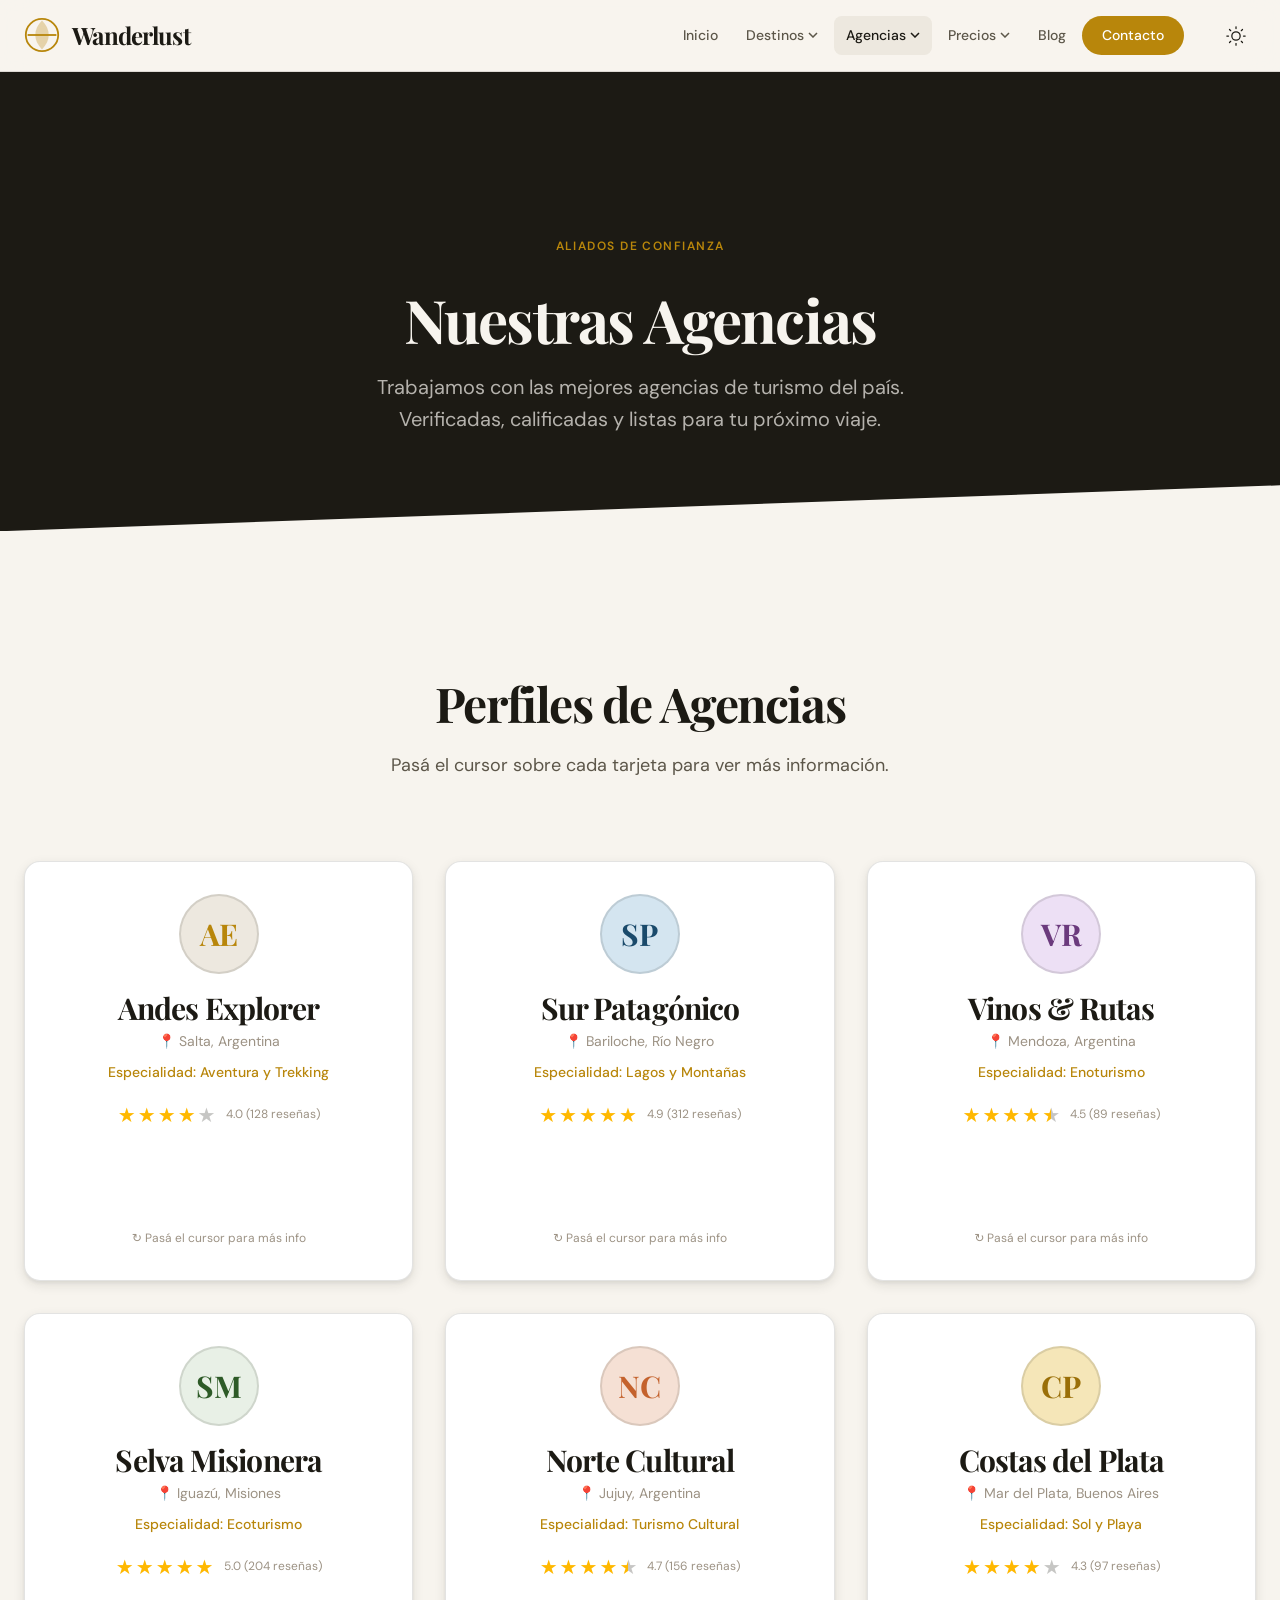
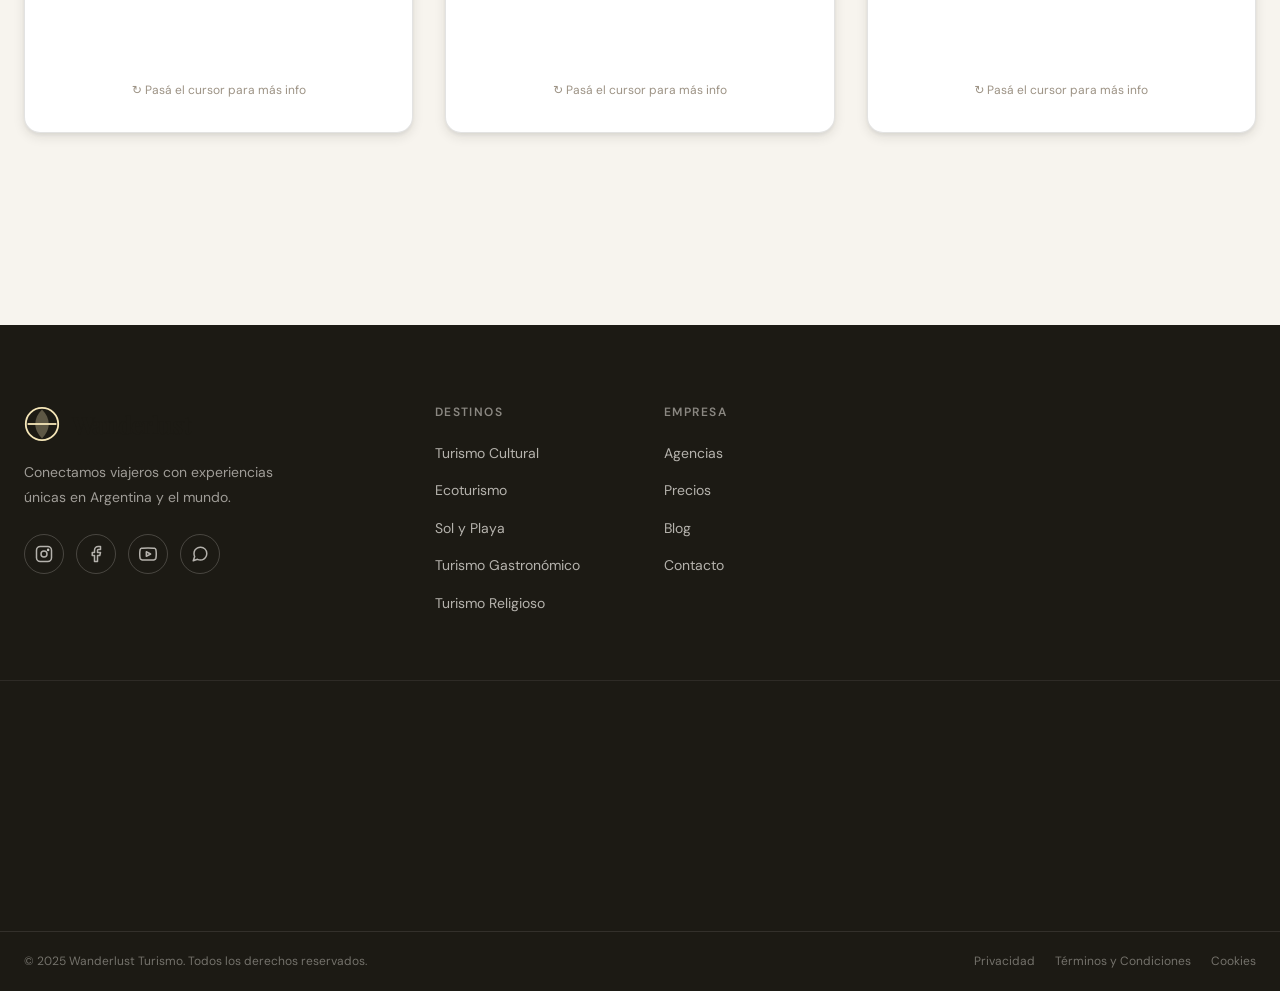
<file: agencias.html>
<!DOCTYPE html>
<html lang="es">
<head>
  <meta charset="UTF-8" />
  <meta name="viewport" content="width=device-width, initial-scale=1.0" />
  <meta name="description" content="Conocé nuestras agencias de turismo verificadas. Perfiles interactivos, ratings y servicios especializados." />
  <title>Agencias – Wanderlust Turismo</title>
  <link rel="preconnect" href="https://fonts.googleapis.com" />
  <link rel="preconnect" href="https://fonts.gstatic.com" crossorigin />
  <link href="https://fonts.googleapis.com/css2?family=Playfair+Display:ital,wght@0,400;0,700;1,400&family=DM+Sans:wght@300;400;500;600&display=swap" rel="stylesheet" />
  <link rel="stylesheet" href="css/index.css" />
  <link rel="stylesheet" href="css/agencias.css" />
</head>

<body class="page-agencias" data-theme="light">

  <header class="site-header" id="site-header">
    <div class="header-inner">
      <a href="index.html" class="logo" aria-label="Wanderlust – Inicio">
        <svg width="32" height="32" class="logo-svg" viewBox="0 0 40 40" aria-hidden="true"><circle cx="20" cy="20" r="18" fill="none" stroke="currentColor" stroke-width="2"/><path d="M20 4 C10 14, 10 26, 20 36 C30 26, 30 14, 20 4Z" fill="currentColor" opacity="0.3"/><line x1="4" y1="20" x2="36" y2="20" stroke="currentColor" stroke-width="2"/></svg>
        <span class="logo-text">Wanderlust</span>
      </a>
      <nav class="main-nav" aria-label="Navegación principal">
        <ul class="nav-list" role="list">
          <li class="nav-item"><a href="index.html" class="nav-link">Inicio</a></li>
          <li class="nav-item has-megamenu"><a href="destinos.html" class="nav-link" aria-haspopup="true" aria-expanded="false">Destinos <svg width="32" height="32" class="chevron" viewBox="0 0 10 6" aria-hidden="true"><path d="M1 1l4 4 4-4" stroke="currentColor" stroke-width="1.5" fill="none"/></svg></a><div class="megamenu" role="region"><div class="megamenu-inner megamenu-inner--simple"><div class="megamenu-col"><ul role="list"><li><a href="destinos.html" class="megamenu-link">Ver todos</a></li></ul></div></div></div></li>
          <li class="nav-item has-megamenu">
  <a href="agencias.html" class="nav-link nav-link--active" aria-current="page" aria-haspopup="true" aria-expanded="false">
    Agencias 
    <svg class="chevron" viewBox="0 0 10 6" width="32" height="32" aria-hidden="true">
      <path d="M1 1l4 4 4-4" stroke="currentColor" stroke-width="1.5" fill="none"/>
    </svg>
  </a>
  <div class="megamenu" role="region" aria-label="Opciones de agencias">
    <div class="megamenu-inner megamenu-inner--simple">
      <div class="megamenu-col">
        <h3 class="megamenu-heading">Explorar</h3>
        <ul role="list">
          <li><a href="agencias.html" class="megamenu-link">Todas las Agencias</a></li>
          <li><a href="agencias.html" class="megamenu-link">Agencias Premium</a></li>
          <li><a href="agencias.html" class="megamenu-link">Mejor Valoradas</a></li>
          <li><a href="agencias.html" class="megamenu-link">Agencias Locales</a></li>
        </ul>
      </div>
      <div class="megamenu-col">
        <h3 class="megamenu-heading">Servicios</h3>
        <ul role="list">
          <li><a href="contacto.html" class="megamenu-link">Solicitar Cotización</a></li>
          <li><a href="contacto.html" class="megamenu-link">Armar Paquete</a></li>
          <li><a href="contacto.html" class="megamenu-link">Asesoramiento</a></li>
        </ul>
      </div>
    </div>
  </div>
</li>
          <li class="nav-item has-megamenu"><a href="precios.html" class="nav-link" aria-haspopup="true" aria-expanded="false">Precios <svg width="32" height="32" class="chevron" viewBox="0 0 10 6" aria-hidden="true"><path d="M1 1l4 4 4-4" stroke="currentColor" stroke-width="1.5" fill="none"/></svg></a><div class="megamenu" role="region"><div class="megamenu-inner megamenu-inner--simple"><div class="megamenu-col"><ul role="list"><li><a href="precios.html" class="megamenu-link">Comparador</a></li></ul></div></div></div></li>
          <li class="nav-item"><a href="blog.html" class="nav-link">Blog</a></li>
          <li class="nav-item"><a href="contacto.html" class="nav-link nav-link--cta">Contacto</a></li>
        </ul>
      </nav>
      <div class="header-controls">
        <button class="btn-icon btn-darkmode" id="darkModeToggle" aria-label="Alternar modo oscuro"><svg class="icon-sun" viewBox="0 0 24 24" aria-hidden="true"><circle cx="12" cy="12" r="5"/><line x1="12" y1="1" x2="12" y2="3"/><line x1="12" y1="21" x2="12" y2="23"/><line x1="4.22" y1="4.22" x2="5.64" y2="5.64"/><line x1="18.36" y1="18.36" x2="19.78" y2="19.78"/><line x1="1" y1="12" x2="3" y2="12"/><line x1="21" y1="12" x2="23" y2="12"/><line x1="4.22" y1="19.78" x2="5.64" y2="18.36"/><line x1="18.36" y1="5.64" x2="19.78" y2="4.22"/></svg><svg class="icon-moon" viewBox="0 0 24 24" aria-hidden="true"><path d="M21 12.79A9 9 0 1 1 11.21 3 7 7 0 0 0 21 12.79z"/></svg></button>
        <button class="btn-icon btn-hamburger" id="menuToggle" aria-label="Abrir menú" aria-controls="main-nav" aria-expanded="false"><span class="hamburger-line"></span><span class="hamburger-line"></span><span class="hamburger-line"></span></button>
      </div>
    </div>
  </header>

  <main id="main-content">

    <section class="page-hero" aria-label="Encabezado de agencias">
      <div class="page-hero-content">
        <p class="section-label">Aliados de confianza</p>
        <h1 class="page-hero-title">Nuestras Agencias</h1>
        <p class="page-hero-subtitle">Trabajamos con las mejores agencias de turismo del país. Verificadas, calificadas y listas para tu próximo viaje.</p>
      </div>
    </section>

    <!--
      ──────────────────────────────────────────────────────────
      TARJETAS FLIP DE AGENCIAS
      Técnica: CSS 3D Transform con perspective + rotateY.

      Estructura de cada tarjeta:
      .flip-card                → contenedor con perspective
        .flip-card-inner        → el elemento que rota (transform-style: preserve-3d)
          .flip-card-front      → cara delantera (z normal)
          .flip-card-back       → cara trasera (rotateY(180deg) + backface-visibility: hidden)

      Al hacer hover en .flip-card, el .flip-card-inner recibe
      transform: rotateY(180deg) → la cara trasera queda al frente.

      SISTEMA DE RATING CSS-ONLY:
      Técnica: input[type="radio"] en orden inverso + CSS hermanos.
      Los inputs van de 5 a 1 en el HTML, y con CSS ~
      se colorean todas las estrellas anteriores al seleccionado.
      ──────────────────────────────────────────────────────────
    -->
    <section class="section agencies-section" aria-labelledby="agencies-title">
      <div class="section-inner">
        <header class="section-header">
          <h2 class="section-title" id="agencies-title">Perfiles de Agencias</h2>
          <p class="section-subtitle">Pasá el cursor sobre cada tarjeta para ver más información.</p>
        </header>

        <div class="agencies-grid" role="list">

          <!-- AGENCIA 1 -->
          <div class="flip-card" role="listitem" tabindex="0" aria-label="Agencia Andes Explorer – ver detalles">
            <div class="flip-card-inner">

              <!-- CARA DELANTERA -->
              <div class="flip-card-front">
                <div class="agency-logo-placeholder" aria-hidden="true">
                  <span>AE</span>
                </div>
                <h3 class="agency-name">Andes Explorer</h3>
                <p class="agency-location">📍 Salta, Argentina</p>
                <p class="agency-specialty">Especialidad: Aventura y Trekking</p>

                <!--
                  RATING CON ESTRELLAS CSS-ONLY:
                  Los inputs van del 5 al 1 (orden inverso es clave para el truco CSS).
                  Los labels muestran ★ y se colorean con CSS al hacer hover/checked.
                  Aquí mostramos el rating ya dado (no interactivo), usando checked.
                -->
                <div class="star-rating star-rating--display" aria-label="Calificación: 4 de 5 estrellas">
                  <span class="star star--filled" aria-hidden="true">★</span>
                  <span class="star star--filled" aria-hidden="true">★</span>
                  <span class="star star--filled" aria-hidden="true">★</span>
                  <span class="star star--filled" aria-hidden="true">★</span>
                  <span class="star" aria-hidden="true">★</span>
                  <span class="rating-text">4.0 (128 reseñas)</span>
                </div>

                <p class="flip-hint" aria-hidden="true">↻ Pasá el cursor para más info</p>
              </div>

              <!-- CARA TRASERA -->
              <div class="flip-card-back">
                <h3 class="agency-name">Andes Explorer</h3>
                <p class="agency-bio">
                  Más de 15 años organizando expediciones en el norte argentino. 
                  Especializados en trekking, ascensos y turismo aventura en los Andes.
                </p>
                <ul class="agency-services" role="list">
                  <li>✓ Trekking Quebrada de Humahuaca</li>
                  <li>✓ Expediciones a la Puna</li>
                  <li>✓ Tours astronómicos</li>
                  <li>✓ Grupos reducidos (máx. 12 personas)</li>
                </ul>
                <div class="agency-back-actions">
                  <a href="contacto.html" class="btn btn--primary btn--sm">Contactar</a>
                  <a href="destinos.html" class="btn btn--outline btn--sm">Ver paquetes</a>
                </div>
              </div>

            </div><!-- /.flip-card-inner -->
          </div><!-- /.flip-card -->

          <!-- AGENCIA 2 -->
          <div class="flip-card" role="listitem" tabindex="0" aria-label="Agencia Sur Patagónico – ver detalles">
            <div class="flip-card-inner">
              <div class="flip-card-front">
                <div class="agency-logo-placeholder agency-logo-placeholder--b" aria-hidden="true"><span>SP</span></div>
                <h3 class="agency-name">Sur Patagónico</h3>
                <p class="agency-location">📍 Bariloche, Río Negro</p>
                <p class="agency-specialty">Especialidad: Lagos y Montañas</p>
                <div class="star-rating star-rating--display" aria-label="Calificación: 5 de 5 estrellas">
                  <span class="star star--filled" aria-hidden="true">★</span>
                  <span class="star star--filled" aria-hidden="true">★</span>
                  <span class="star star--filled" aria-hidden="true">★</span>
                  <span class="star star--filled" aria-hidden="true">★</span>
                  <span class="star star--filled" aria-hidden="true">★</span>
                  <span class="rating-text">4.9 (312 reseñas)</span>
                </div>
                <p class="flip-hint" aria-hidden="true">↻ Pasá el cursor para más info</p>
              </div>
              <div class="flip-card-back">
                <h3 class="agency-name">Sur Patagónico</h3>
                <p class="agency-bio">La agencia líder en turismo patagónico. Más de 20 años conectando viajeros con la naturaleza salvaje del sur.</p>
                <ul class="agency-services" role="list">
                  <li>✓ Circuito Lagos Andinos</li>
                  <li>✓ Ski y snowboard en Cerro Catedral</li>
                  <li>✓ Kayak y pesca con mosca</li>
                  <li>✓ Villas Turísticas exclusivas</li>
                </ul>
                <div class="agency-back-actions">
                  <a href="contacto.html" class="btn btn--primary btn--sm">Contactar</a>
                  <a href="destinos.html" class="btn btn--outline btn--sm">Ver paquetes</a>
                </div>
              </div>
            </div>
          </div>

          <!-- AGENCIA 3 -->
          <div class="flip-card" role="listitem" tabindex="0" aria-label="Agencia Vinos & Rutas – ver detalles">
            <div class="flip-card-inner">
              <div class="flip-card-front">
                <div class="agency-logo-placeholder agency-logo-placeholder--c" aria-hidden="true"><span>VR</span></div>
                <h3 class="agency-name">Vinos & Rutas</h3>
                <p class="agency-location">📍 Mendoza, Argentina</p>
                <p class="agency-specialty">Especialidad: Enoturismo</p>
                <div class="star-rating star-rating--display" aria-label="Calificación: 4.5 de 5 estrellas">
                  <span class="star star--filled" aria-hidden="true">★</span>
                  <span class="star star--filled" aria-hidden="true">★</span>
                  <span class="star star--filled" aria-hidden="true">★</span>
                  <span class="star star--filled" aria-hidden="true">★</span>
                  <span class="star star--half" aria-hidden="true">★</span>
                  <span class="rating-text">4.5 (89 reseñas)</span>
                </div>
                <p class="flip-hint" aria-hidden="true">↻ Pasá el cursor para más info</p>
              </div>
              <div class="flip-card-back">
                <h3 class="agency-name">Vinos & Rutas</h3>
                <p class="agency-bio">Experiencias de enoturismo de lujo en Mendoza. Desde catas privadas hasta cenas maridaje con sommelier personal.</p>
                <ul class="agency-services" role="list">
                  <li>✓ Tours a bodegas boutique</li>
                  <li>✓ Catas privadas con sommelier</li>
                  <li>✓ Cenas maridaje</li>
                  <li>✓ Traslados en vehículos premium</li>
                </ul>
                <div class="agency-back-actions">
                  <a href="contacto.html" class="btn btn--primary btn--sm">Contactar</a>
                  <a href="destinos.html" class="btn btn--outline btn--sm">Ver paquetes</a>
                </div>
              </div>
            </div>
          </div>

          <!-- AGENCIA 4 -->
          <div class="flip-card" role="listitem" tabindex="0" aria-label="Agencia Selva Misionera – ver detalles">
            <div class="flip-card-inner">
              <div class="flip-card-front">
                <div class="agency-logo-placeholder agency-logo-placeholder--d" aria-hidden="true"><span>SM</span></div>
                <h3 class="agency-name">Selva Misionera</h3>
                <p class="agency-location">📍 Iguazú, Misiones</p>
                <p class="agency-specialty">Especialidad: Ecoturismo</p>
                <div class="star-rating star-rating--display" aria-label="Calificación: 5 de 5 estrellas">
                  <span class="star star--filled" aria-hidden="true">★</span>
                  <span class="star star--filled" aria-hidden="true">★</span>
                  <span class="star star--filled" aria-hidden="true">★</span>
                  <span class="star star--filled" aria-hidden="true">★</span>
                  <span class="star star--filled" aria-hidden="true">★</span>
                  <span class="rating-text">5.0 (204 reseñas)</span>
                </div>
                <p class="flip-hint" aria-hidden="true">↻ Pasá el cursor para más info</p>
              </div>
              <div class="flip-card-back">
                <h3 class="agency-name">Selva Misionera</h3>
                <p class="agency-bio">Los especialistas en Cataratas del Iguazú y la selva misionera. Comprometidos con el turismo sustentable.</p>
                <ul class="agency-services" role="list">
                  <li>✓ Recorridos en las cataratas</li>
                  <li>✓ Avistaje de fauna</li>
                  <li>✓ Kayak en el río Iguazú</li>
                  <li>✓ Turismo sustentable certificado</li>
                </ul>
                <div class="agency-back-actions">
                  <a href="contacto.html" class="btn btn--primary btn--sm">Contactar</a>
                  <a href="destinos.html" class="btn btn--outline btn--sm">Ver paquetes</a>
                </div>
              </div>
            </div>
          </div>

          <!-- AGENCIA 5 -->
          <div class="flip-card" role="listitem" tabindex="0" aria-label="Agencia Norte Cultural – ver detalles">
            <div class="flip-card-inner">
              <div class="flip-card-front">
                <div class="agency-logo-placeholder agency-logo-placeholder--e" aria-hidden="true"><span>NC</span></div>
                <h3 class="agency-name">Norte Cultural</h3>
                <p class="agency-location">📍 Jujuy, Argentina</p>
                <p class="agency-specialty">Especialidad: Turismo Cultural</p>
                <div class="star-rating star-rating--display" aria-label="Calificación: 4.7 de 5 estrellas">
                  <span class="star star--filled" aria-hidden="true">★</span>
                  <span class="star star--filled" aria-hidden="true">★</span>
                  <span class="star star--filled" aria-hidden="true">★</span>
                  <span class="star star--filled" aria-hidden="true">★</span>
                  <span class="star star--half" aria-hidden="true">★</span>
                  <span class="rating-text">4.7 (156 reseñas)</span>
                </div>
                <p class="flip-hint" aria-hidden="true">↻ Pasá el cursor para más info</p>
              </div>
              <div class="flip-card-back">
                <h3 class="agency-name">Norte Cultural</h3>
                <p class="agency-bio">Especialistas en el patrimonio cultural del NOA. Guías bilingües, historiadores y artistas locales como anfitriones.</p>
                <ul class="agency-services" role="list">
                  <li>✓ Tours a Tilcara y Purmamarca</li>
                  <li>✓ Carnaval de Humahuaca</li>
                  <li>✓ Talleres artesanales</li>
                  <li>✓ Gastronomía andina</li>
                </ul>
                <div class="agency-back-actions">
                  <a href="contacto.html" class="btn btn--primary btn--sm">Contactar</a>
                  <a href="destinos.html" class="btn btn--outline btn--sm">Ver paquetes</a>
                </div>
              </div>
            </div>
          </div>

          <!-- AGENCIA 6 -->
          <div class="flip-card" role="listitem" tabindex="0" aria-label="Agencia Costas del Plata – ver detalles">
            <div class="flip-card-inner">
              <div class="flip-card-front">
                <div class="agency-logo-placeholder agency-logo-placeholder--f" aria-hidden="true"><span>CP</span></div>
                <h3 class="agency-name">Costas del Plata</h3>
                <p class="agency-location">📍 Mar del Plata, Buenos Aires</p>
                <p class="agency-specialty">Especialidad: Sol y Playa</p>
                <div class="star-rating star-rating--display" aria-label="Calificación: 4.3 de 5 estrellas">
                  <span class="star star--filled" aria-hidden="true">★</span>
                  <span class="star star--filled" aria-hidden="true">★</span>
                  <span class="star star--filled" aria-hidden="true">★</span>
                  <span class="star star--filled" aria-hidden="true">★</span>
                  <span class="star" aria-hidden="true">★</span>
                  <span class="rating-text">4.3 (97 reseñas)</span>
                </div>
                <p class="flip-hint" aria-hidden="true">↻ Pasá el cursor para más info</p>
              </div>
              <div class="flip-card-back">
                <h3 class="agency-name">Costas del Plata</h3>
                <p class="agency-bio">Especialistas en destinos de playa bonaerenses. Desde balnearios privados hasta suites frente al mar.</p>
                <ul class="agency-services" role="list">
                  <li>✓ Paquetes de temporada</li>
                  <li>✓ Balnearios privados</li>
                  <li>✓ Deportes acuáticos</li>
                  <li>✓ Propuestas familiares</li>
                </ul>
                <div class="agency-back-actions">
                  <a href="contacto.html" class="btn btn--primary btn--sm">Contactar</a>
                  <a href="destinos.html" class="btn btn--outline btn--sm">Ver paquetes</a>
                </div>
              </div>
            </div>
          </div>

        </div><!-- /.agencies-grid -->
      </div>
    </section>

  </main>

  <footer class="site-footer" aria-label="Pie de página">
    <div class="footer-inner">

      <!-- Columna 1: Info del sitio -->
      <div class="footer-col footer-col--brand">
        <a href="index.html" class="logo logo--footer" aria-label="Wanderlust – Inicio">
          <svg class="logo-svg" viewBox="0 0 40 40" width="32" height="32" aria-hidden="true">
            <circle cx="20" cy="20" r="18" fill="none" stroke="currentColor" stroke-width="2"/>
            <path d="M20 4 C10 14, 10 26, 20 36 C30 26, 30 14, 20 4Z" fill="currentColor" opacity="0.3"/>
            <line x1="4" y1="20" x2="36" y2="20" stroke="currentColor" stroke-width="2"/>
          </svg>
          <span class="logo-text">Wanderlust</span>
        </a>
        <p class="footer-tagline">Conectamos viajeros con experiencias únicas en Argentina y el mundo.</p>

        <!-- Redes sociales -->
        <nav class="social-links" aria-label="Redes sociales">
          <a href="#" class="social-link" aria-label="Instagram de Wanderlust" rel="noopener noreferrer">
            <!-- SVG Instagram -->
            <svg viewBox="0 0 24 24" width="32" height="32" aria-hidden="true">
              <rect x="2" y="2" width="20" height="20" rx="5" ry="5" fill="none" stroke="currentColor" stroke-width="2"/>
              <circle cx="12" cy="12" r="4" fill="none" stroke="currentColor" stroke-width="2"/>
              <circle cx="17.5" cy="6.5" r="1" fill="currentColor"/>
            </svg>
          </a>
          <a href="#" class="social-link" aria-label="Facebook de Wanderlust" rel="noopener noreferrer">
            <svg viewBox="0 0 24 24" width="32" height="32" aria-hidden="true">
              <path d="M18 2h-3a5 5 0 0 0-5 5v3H7v4h3v8h4v-8h3l1-4h-4V7a1 1 0 0 1 1-1h3z" fill="none" stroke="currentColor" stroke-width="2"/>
            </svg>
          </a>
          <a href="#" class="social-link" aria-label="YouTube de Wanderlust" rel="noopener noreferrer">
            <svg viewBox="0 0 24 24" width="32" height="32" aria-hidden="true">
              <path d="M22.54 6.42a2.78 2.78 0 0 0-1.95-1.96C18.88 4 12 4 12 4s-6.88 0-8.59.46A2.78 2.78 0 0 0 1.46 6.42 29 29 0 0 0 1 12a29 29 0 0 0 .46 5.58 2.78 2.78 0 0 0 1.95 1.96C5.12 20 12 20 12 20s6.88 0 8.59-.46a2.78 2.78 0 0 0 1.96-1.96A29 29 0 0 0 23 12a29 29 0 0 0-.46-5.58z" fill="none" stroke="currentColor" stroke-width="2"/>
              <polygon points="9.75 15.02 15.5 12 9.75 8.98 9.75 15.02" fill="none" stroke="currentColor" stroke-width="2"/>
            </svg>
          </a>
          <a href="#" class="social-link" aria-label="WhatsApp de Wanderlust" rel="noopener noreferrer">
            <svg viewBox="0 0 24 24" width="32" height="32" aria-hidden="true">
              <path d="M21 11.5a8.38 8.38 0 0 1-.9 3.8 8.5 8.5 0 0 1-7.6 4.7 8.38 8.38 0 0 1-3.8-.9L3 21l1.9-5.7a8.38 8.38 0 0 1-.9-3.8 8.5 8.5 0 0 1 4.7-7.6 8.38 8.38 0 0 1 3.8-.9h.5a8.48 8.48 0 0 1 8 8v.5z" fill="none" stroke="currentColor" stroke-width="2"/>
            </svg>
          </a>
        </nav>
      </div>

      <!-- Columna 2: Links rápidos -->
      <nav class="footer-col footer-col--links" aria-label="Links de destinos">
        <h3 class="footer-heading">Destinos</h3>
        <ul role="list">
          <li><a href="destinos.html#cultural">Turismo Cultural</a></li>
          <li><a href="destinos.html#naturaleza">Ecoturismo</a></li>
          <li><a href="destinos.html#playa">Sol y Playa</a></li>
          <li><a href="destinos.html#gastronomico">Turismo Gastronómico</a></li>
          <li><a href="destinos.html#religioso">Turismo Religioso</a></li>
        </ul>
      </nav>

      <!-- Columna 3: Empresa -->
      <nav class="footer-col footer-col--links" aria-label="Links de empresa">
        <h3 class="footer-heading">Empresa</h3>
        <ul role="list">
          <li><a href="agencias.html">Agencias</a></li>
          <li><a href="precios.html">Precios</a></li>
          <li><a href="blog.html">Blog</a></li>
          <li><a href="contacto.html">Contacto</a></li>
        </ul>
      </nav>

      

    </div><!-- /.footer-inner -->


    <div class="footer-map" aria-label="Mapa de nuestra ubicación">
      <iframe
        title="Mapa de ubicación de Wanderlust Turismo"
        src="https://www.openstreetmap.org/export/embed.html?bbox=-65.3150%2C-24.2050%2C-65.2850%2C-24.1750&layer=mapnik&marker=-24.1900%2C-65.3000"
        width="100%"
        height="250"
        style="border: 0;"
        loading="lazy"
        referrerpolicy="no-referrer-when-downgrade"
      ></iframe>
    </div>

    <!-- Barra de copyright -->
    <div class="footer-bottom">
      <div class="footer-bottom-inner">
        <p class="copyright">© <span id="current-year">2025</span> Wanderlust Turismo. Todos los derechos reservados.</p>
        <nav aria-label="Links legales">
          <a href="#">Privacidad</a>
          <a href="#">Términos y Condiciones</a>
          <a href="#">Cookies</a>
        </nav>
      </div>
    </div>

  </footer>

  <script src="js/index.js" defer></script>
</body>
</html>
</file>
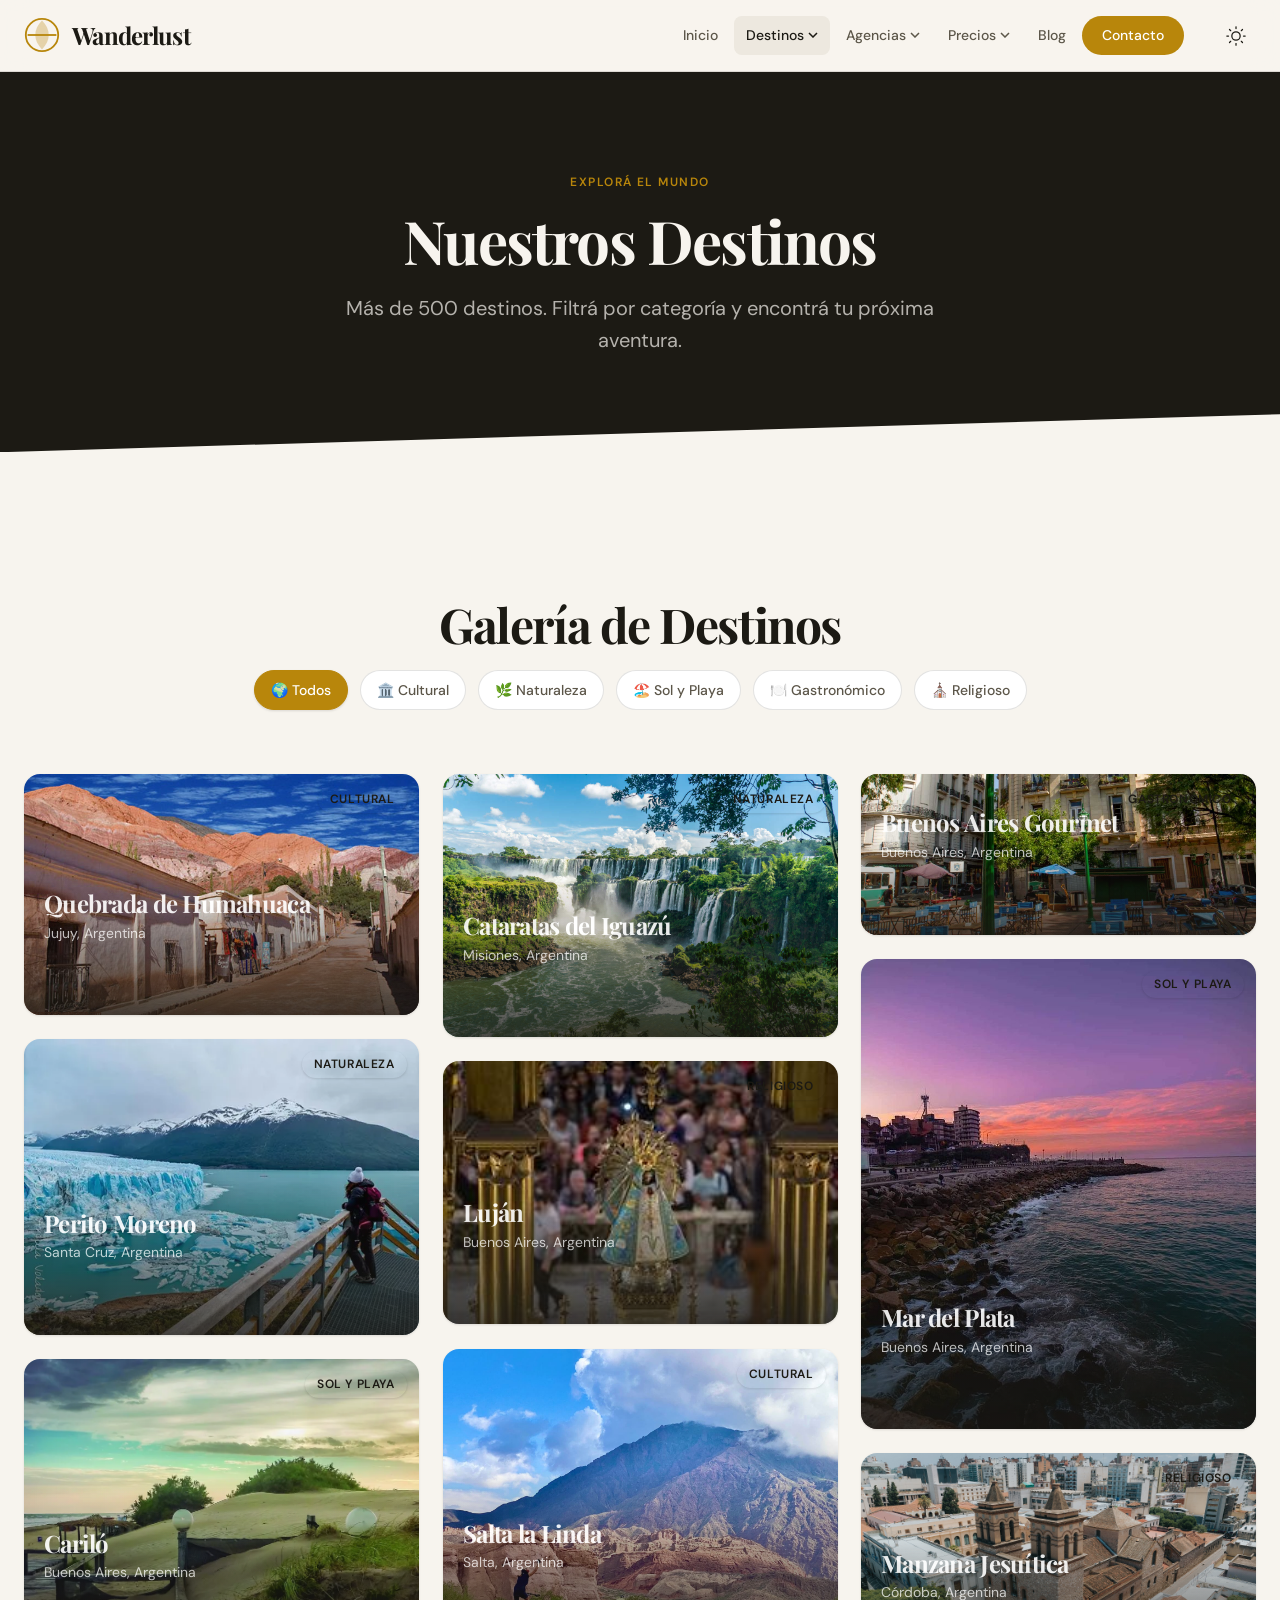
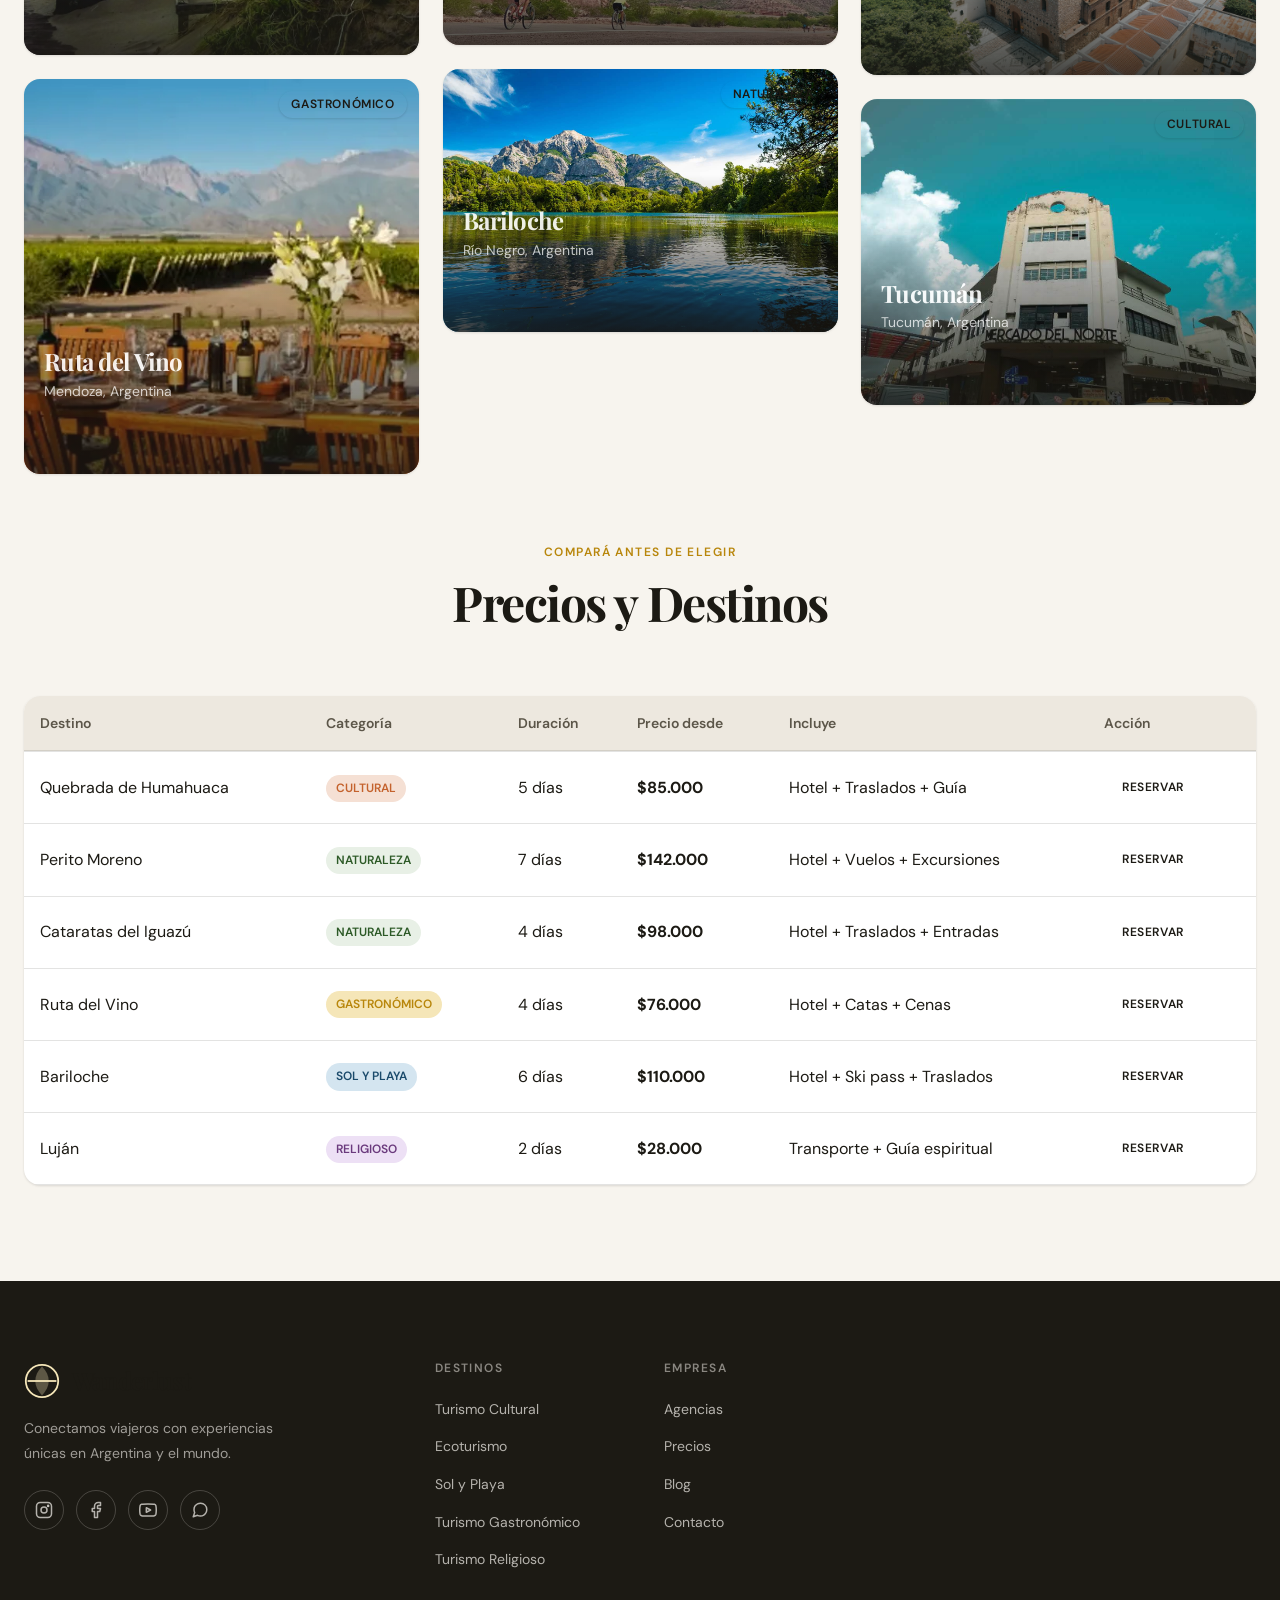
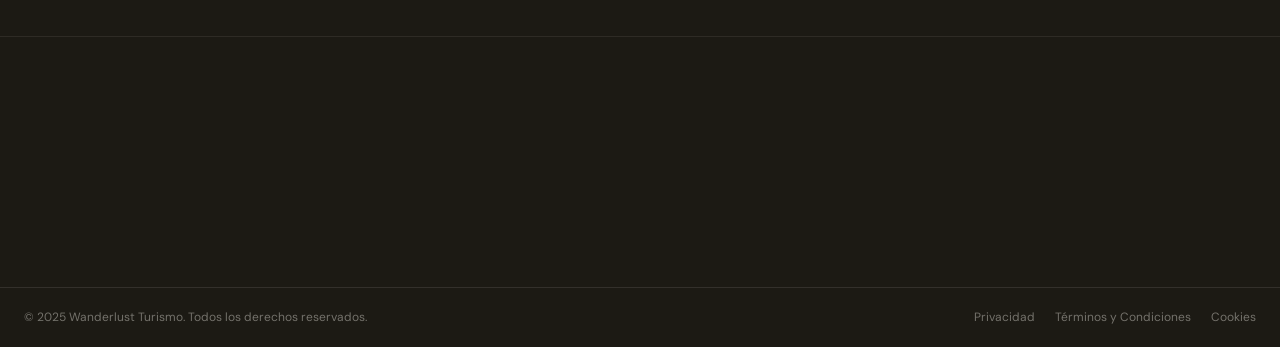
<file: destinos.html>
<!DOCTYPE html>
<html lang="es">
<head>
  <meta charset="UTF-8" />
  <meta name="viewport" content="width=device-width, initial-scale=1.0" />
  <meta name="description" content="Explorá todos nuestros destinos: culturales, naturaleza, playa, gastronómicos y religiosos. Filtrá y encontrá tu viaje ideal." />
  <title>Destinos – Wanderlust Turismo</title>
  <link rel="preconnect" href="https://fonts.googleapis.com" />
  <link rel="preconnect" href="https://fonts.gstatic.com" crossorigin />
  <link href="https://fonts.googleapis.com/css2?family=Playfair+Display:ital,wght@0,400;0,700;1,400&family=DM+Sans:wght@300;400;500;600&display=swap" rel="stylesheet" />
  <link rel="stylesheet" href="css/index.css" />
  <link rel="stylesheet" href="css/destinos.css" />
</head>

<body class="page-destinos" data-theme="light">

  <!-- ===== HEADER (idéntico en todas las páginas) ===== -->
  <header class="site-header" id="site-header">
    <div class="header-inner">
      <a href="index.html" class="logo" aria-label="Wanderlust – Inicio">
        <svg class="logo-svg" viewBox="0 0 40 40" width="32" height="32" aria-hidden="true">
          <circle cx="20" cy="20" r="18" fill="none" stroke="currentColor" stroke-width="2"/>
          <path d="M20 4 C10 14, 10 26, 20 36 C30 26, 30 14, 20 4Z" fill="currentColor" opacity="0.3"/>
          <line x1="4" y1="20" x2="36" y2="20" stroke="currentColor" stroke-width="2"/>
        </svg>
        <span class="logo-text">Wanderlust</span>
      </a>
      <nav class="main-nav" aria-label="Navegación principal">
        <ul class="nav-list" role="list">
          <li class="nav-item"><a href="index.html" class="nav-link">Inicio</a></li>
          <li class="nav-item has-megamenu">
            <a href="destinos.html" class="nav-link nav-link--active" aria-current="page" aria-haspopup="true" aria-expanded="false">Destinos <svg width="32" height="32" class="chevron" viewBox="0 0 10 6" aria-hidden="true"><path d="M1 1l4 4 4-4" stroke="currentColor" stroke-width="1.5" fill="none"/></svg></a>
            <div class="megamenu" role="region">
              <div class="megamenu-inner megamenu-inner--simple">
                <div class="megamenu-col">
                  <h3 class="megamenu-heading">Categorías</h3>
                  <ul role="list">
                    <li><a href="#cultural" class="megamenu-link">🏛️ Cultural</a></li>
                    <li><a href="#naturaleza" class="megamenu-link">🌿 Naturaleza</a></li>
                    <li><a href="#playa" class="megamenu-link">🏖️ Sol y Playa</a></li>
                    <li><a href="#gastronomico" class="megamenu-link">🍽️ Gastronómico</a></li>
                    <li><a href="#religioso" class="megamenu-link">⛪ Religioso</a></li>
                  </ul>
                </div>
              </div>
            </div>
          </li>
          <li class="nav-item has-megamenu">
            <a href="agencias.html" class="nav-link" aria-haspopup="true" aria-expanded="false">Agencias <svg width="32" height="32" class="chevron" viewBox="0 0 10 6" aria-hidden="true"><path d="M1 1l4 4 4-4" stroke="currentColor" stroke-width="1.5" fill="none"/></svg></a>
            <div class="megamenu" role="region"><div class="megamenu-inner megamenu-inner--simple"><div class="megamenu-col"><ul role="list"><li><a href="agencias.html" class="megamenu-link">Todas las Agencias</a></li></ul></div></div></div>
          </li>
          <li class="nav-item has-megamenu">
            <a href="precios.html" class="nav-link" aria-haspopup="true" aria-expanded="false">Precios <svg width="32" height="32" class="chevron" viewBox="0 0 10 6" aria-hidden="true"><path d="M1 1l4 4 4-4" stroke="currentColor" stroke-width="1.5" fill="none"/></svg></a>
            <div class="megamenu" role="region"><div class="megamenu-inner megamenu-inner--simple"><div class="megamenu-col"><ul role="list"><li><a href="precios.html" class="megamenu-link">Comparador</a></li></ul></div></div></div>
          </li>
          <li class="nav-item"><a href="blog.html" class="nav-link">Blog</a></li>
          <li class="nav-item"><a href="contacto.html" class="nav-link nav-link--cta">Contacto</a></li>
        </ul>
      </nav>
      <div class="header-controls">
        <button class="btn-icon btn-darkmode" id="darkModeToggle" aria-label="Alternar modo oscuro">
          <svg class="icon-sun" viewBox="0 0 24 24" aria-hidden="true"><circle cx="12" cy="12" r="5"/><line x1="12" y1="1" x2="12" y2="3"/><line x1="12" y1="21" x2="12" y2="23"/><line x1="4.22" y1="4.22" x2="5.64" y2="5.64"/><line x1="18.36" y1="18.36" x2="19.78" y2="19.78"/><line x1="1" y1="12" x2="3" y2="12"/><line x1="21" y1="12" x2="23" y2="12"/><line x1="4.22" y1="19.78" x2="5.64" y2="18.36"/><line x1="18.36" y1="5.64" x2="19.78" y2="4.22"/></svg>
          <svg class="icon-moon" viewBox="0 0 24 24" aria-hidden="true"><path d="M21 12.79A9 9 0 1 1 11.21 3 7 7 0 0 0 21 12.79z"/></svg>
        </button>
        <button class="btn-icon btn-hamburger" id="menuToggle" aria-label="Abrir menú" aria-controls="main-nav" aria-expanded="false">
          <span class="hamburger-line"></span>
          <span class="hamburger-line"></span>
          <span class="hamburger-line"></span>
        </button>
      </div>
    </div>
  </header>

  <main id="main-content">

    <!--
      ──────────────────────────────────────────────────────────
      PAGE HERO: encabezado interior (más compacto que el home).
      ──────────────────────────────────────────────────────────
    -->
    <section class="page-hero" aria-label="Encabezado de destinos">
      <div class="page-hero-content">
        <p class="section-label">Explorá el mundo</p>
        <h1 class="page-hero-title">Nuestros Destinos</h1>
        <p class="page-hero-subtitle">Más de 500 destinos. Filtrá por categoría y encontrá tu próxima aventura.</p>
      </div>
    </section>

    <!--
      ──────────────────────────────────────────────────────────
      SISTEMA DE FILTROS CSS-ONLY
      Técnica: input[type="radio"] ocultos con labels visibles.
      Al seleccionar un radio, el CSS usa el combinador ~
      para mostrar/ocultar tarjetas con la clase correspondiente.

      Estructura:
        input#filter-all:checked ~ .gallery .card { display: block }
        input#filter-all:checked ~ .gallery .card:not(.cat-cultural) { display: none }

      Esto funciona porque el ~ (hermano general) en CSS selecciona
      elementos que vienen DESPUÉS del input en el mismo padre.
      Por eso los inputs DEBEN estar antes del .gallery en el HTML.
      ──────────────────────────────────────────────────────────
    -->
    <section class="section destinations-gallery" aria-labelledby="gallery-title">
      <div class="section-inner">

        <!-- INPUTS DE FILTRO (ocultos visualmente, activos funcionalmente) -->
        <input type="radio" name="dest-filter" id="filter-all"         class="filter-input" checked aria-label="Mostrar todos" />
        <input type="radio" name="dest-filter" id="filter-cultural"    class="filter-input" aria-label="Filtrar cultural" />
        <input type="radio" name="dest-filter" id="filter-naturaleza"  class="filter-input" aria-label="Filtrar naturaleza" />
        <input type="radio" name="dest-filter" id="filter-playa"       class="filter-input" aria-label="Filtrar playa" />
        <input type="radio" name="dest-filter" id="filter-gastronomico" class="filter-input" aria-label="Filtrar gastronómico" />
        <input type="radio" name="dest-filter" id="filter-religioso"   class="filter-input" aria-label="Filtrar religioso" />

        <header class="section-header">
          <h2 class="section-title" id="gallery-title">Galería de Destinos</h2>

          <!--
            BARRA DE FILTROS:
            Cada <label> activa el radio correspondiente.
            .filter-btn--active se controla con CSS usando :checked.
          -->
          <div class="filter-bar" role="group" aria-label="Filtrar destinos por categoría">
            <label for="filter-all"          class="filter-btn" id="anchor-all">🌍 Todos</label>
            <label for="filter-cultural"     class="filter-btn" id="cultural">🏛️ Cultural</label>
            <label for="filter-naturaleza"   class="filter-btn" id="naturaleza">🌿 Naturaleza</label>
            <label for="filter-playa"        class="filter-btn" id="playa">🏖️ Sol y Playa</label>
            <label for="filter-gastronomico" class="filter-btn" id="gastronomico">🍽️ Gastronómico</label>
            <label for="filter-religioso"    class="filter-btn" id="religioso">⛪ Religioso</label>
          </div>
        </header>

        <!--
          GALERÍA MASONRY con CSS Grid:
          Un "masonry layout" es una galería donde las imágenes tienen
          alturas distintas (como Pinterest).
          Técnica: CSS Grid con grid-template-rows: masonry
          (experimental en Firefox) o usando grid-row: span N
          en las tarjetas individuales para simular el efecto.

          Cada .dest-card tiene también una clase .cat-XXXX
          que el CSS usa para mostrar/ocultar según el filtro activo.
        -->
        <div class="masonry-gallery" role="list" aria-label="Galería de destinos">

          <!-- Tarjetas con clase de categoría para el filtro CSS -->
          <article class="dest-card cat-cultural cat-naturaleza" role="listitem">
            <div class="dest-card-image">
              <img src="assets\images\quebrada.jpg" alt="Quebrada de Humahuaca – montañas de colores" loading="lazy" width="400" height="500" />
              <div class="dest-card-overlay">
                <h3 class="dest-card-title">Quebrada de Humahuaca</h3>
                <p>Jujuy, Argentina</p>
                <a href="#" class="btn btn--sm">Ver destino</a>
              </div>
              <span class="dest-card-badge cat-badge--cultural">Cultural</span>
            </div>
          </article>

          <article class="dest-card cat-naturaleza" role="listitem">
            <div class="dest-card-image">
              <img src="assets\images\perito.png" alt="Glaciar Perito Moreno" loading="lazy" width="400" height="280" />
              <div class="dest-card-overlay">
                <h3 class="dest-card-title">Perito Moreno</h3>
                <p>Santa Cruz, Argentina</p>
                <a href="#" class="btn btn--sm">Ver destino</a>
              </div>
              <span class="dest-card-badge cat-badge--naturaleza">Naturaleza</span>
            </div>
          </article>

          <article class="dest-card cat-playa" role="listitem">
            <div class="dest-card-image">
              <img src="assets\images\carilo.png" alt="Playa de Cariló con dunas y pinos" loading="lazy" width="400" height="400" />
              <div class="dest-card-overlay">
                <h3 class="dest-card-title">Cariló</h3>
                <p>Buenos Aires, Argentina</p>
                <a href="#" class="btn btn--sm">Ver destino</a>
              </div>
              <span class="dest-card-badge cat-badge--playa">Sol y Playa</span>
            </div>
          </article>

          <article class="dest-card cat-gastronomico" role="listitem">
            <div class="dest-card-image">
              <img src="assets\images\rutavino.png" alt="Bodega y viñedos en Mendoza" loading="lazy" width="400" height="320" />
              <div class="dest-card-overlay">
                <h3 class="dest-card-title">Ruta del Vino</h3>
                <p>Mendoza, Argentina</p>
                <a href="#" class="btn btn--sm">Ver destino</a>
              </div>
              <span class="dest-card-badge cat-badge--gastronomico">Gastronómico</span>
            </div>
          </article>

          <article class="dest-card cat-naturaleza cat-playa" role="listitem">
            <div class="dest-card-image">
              <img src="assets\images\cataratas.jpg" alt="Cataratas del Iguazú desde el aire" loading="lazy" width="400" height="500" />
              <div class="dest-card-overlay">
                <h3 class="dest-card-title">Cataratas del Iguazú</h3>
                <p>Misiones, Argentina</p>
                <a href="#" class="btn btn--sm">Ver destino</a>
              </div>
              <span class="dest-card-badge cat-badge--naturaleza">Naturaleza</span>
            </div>
          </article>

          <article class="dest-card cat-religioso cat-cultural" role="listitem">
            <div class="dest-card-image">
              <img src="assets\images\lujan.png" alt="Basílica de Luján iluminada" loading="lazy" width="400" height="350" />
              <div class="dest-card-overlay">
                <h3 class="dest-card-title">Luján</h3>
                <p>Buenos Aires, Argentina</p>
                <a href="#" class="btn btn--sm">Ver destino</a>
              </div>
              <span class="dest-card-badge cat-badge--religioso">Religioso</span>
            </div>
          </article>

          <article class="dest-card cat-cultural" role="listitem">
            <div class="dest-card-image">
              <img src="assets\images\salta.png" alt="Plaza principal de Salta con iglesia colonial" loading="lazy" width="400" height="300" />
              <div class="dest-card-overlay">
                <h3 class="dest-card-title">Salta la Linda</h3>
                <p>Salta, Argentina</p>
                <a href="#" class="btn btn--sm">Ver destino</a>
              </div>
              <span class="dest-card-badge cat-badge--cultural">Cultural</span>
            </div>
          </article>

          <article class="dest-card cat-naturaleza" role="listitem">
            <div class="dest-card-image">
              <img src="assets\images\bariloche.jpg" alt="Lago y montañas nevadas en Bariloche" loading="lazy" width="400" height="450" />
              <div class="dest-card-overlay">
                <h3 class="dest-card-title">Bariloche</h3>
                <p>Río Negro, Argentina</p>
                <a href="#" class="btn btn--sm">Ver destino</a>
              </div>
              <span class="dest-card-badge cat-badge--naturaleza">Naturaleza</span>
            </div>
          </article>

          <article class="dest-card cat-gastronomico" role="listitem">
            <div class="dest-card-image">
              <img src="assets\images\bs_gou.png" alt="Restaurante típico en San Telmo, Buenos Aires" loading="lazy" width="400" height="300" />
              <div class="dest-card-overlay">
                <h3 class="dest-card-title">Buenos Aires Gourmet</h3>
                <p>Buenos Aires, Argentina</p>
                <a href="#" class="btn btn--sm">Ver destino</a>
              </div>
              <span class="dest-card-badge cat-badge--gastronomico">Gastronómico</span>
            </div>
          </article>

          <article class="dest-card cat-playa" role="listitem">
            <div class="dest-card-image">
              <img src="assets\images\mardelplata.jpg" alt="Playa de Mar del Plata" loading="lazy" width="400" height="380" />
              <div class="dest-card-overlay">
                <h3 class="dest-card-title">Mar del Plata</h3>
                <p>Buenos Aires, Argentina</p>
                <a href="#" class="btn btn--sm">Ver destino</a>
              </div>
              <span class="dest-card-badge cat-badge--playa">Sol y Playa</span>
            </div>
          </article>

          <article class="dest-card cat-religioso" role="listitem">
            <div class="dest-card-image">
              <img src="assets\images\cordoba.png" alt="Jesuitas de Córdoba – Manzana Jesuítica" loading="lazy" width="400" height="420" />
              <div class="dest-card-overlay">
                <h3 class="dest-card-title">Manzana Jesuítica</h3>
                <p>Córdoba, Argentina</p>
                <a href="#" class="btn btn--sm">Ver destino</a>
              </div>
              <span class="dest-card-badge cat-badge--religioso">Religioso</span>
            </div>
          </article>

          <article class="dest-card cat-cultural cat-gastronomico" role="listitem">
            <div class="dest-card-image">
              <img src="assets\images\tucuman.png" alt="Mercado del Norte de Tucumán" loading="lazy" width="400" height="340" />
              <div class="dest-card-overlay">
                <h3 class="dest-card-title">Tucumán</h3>
                <p>Tucumán, Argentina</p>
                <a href="#" class="btn btn--sm">Ver destino</a>
              </div>
              <span class="dest-card-badge cat-badge--cultural">Cultural</span>
            </div>
          </article>

        </div><!-- /.masonry-gallery -->

      </div><!-- /.section-inner -->

      <!--
        ──────────────────────────────────────────────────────────
        TABLA RESPONSIVA DE PRECIOS Y DESTINOS
        Técnica CSS:
        - En escritorio: tabla normal con <table>.
        - En móvil: se transforma en tarjetas con display:block
          y data-label en cada <td> para mostrar el encabezado.
        ──────────────────────────────────────────────────────────
      -->
      <div class="section-inner">
        <header class="section-header" style="margin-top: 4rem;">
          <p class="section-label">Compará antes de elegir</p>
          <h2 class="section-title">Precios y Destinos</h2>
        </header>

        <div class="table-responsive-wrapper" role="region" aria-label="Tabla de precios de destinos" tabindex="0">
          <table class="prices-table">
            <caption class="sr-only">Tabla de precios por destino, categoría, duración e incluye</caption>
            <thead>
              <tr>
                <th scope="col">Destino</th>
                <th scope="col">Categoría</th>
                <th scope="col">Duración</th>
                <th scope="col">Precio desde</th>
                <th scope="col">Incluye</th>
                <th scope="col">Acción</th>
              </tr>
            </thead>
            <tbody>
              <tr>
                <td data-label="Destino">Quebrada de Humahuaca</td>
                <td data-label="Categoría"><span class="cat-pill cat-pill--cultural">Cultural</span></td>
                <td data-label="Duración">5 días</td>
                <td data-label="Precio desde"><strong>$85.000</strong></td>
                <td data-label="Incluye">Hotel + Traslados + Guía</td>
                <td data-label="Acción"><a href="contacto.html" class="btn btn--sm">Reservar</a></td>
              </tr>
              <tr>
                <td data-label="Destino">Perito Moreno</td>
                <td data-label="Categoría"><span class="cat-pill cat-pill--naturaleza">Naturaleza</span></td>
                <td data-label="Duración">7 días</td>
                <td data-label="Precio desde"><strong>$142.000</strong></td>
                <td data-label="Incluye">Hotel + Vuelos + Excursiones</td>
                <td data-label="Acción"><a href="contacto.html" class="btn btn--sm">Reservar</a></td>
              </tr>
              <tr>
                <td data-label="Destino">Cataratas del Iguazú</td>
                <td data-label="Categoría"><span class="cat-pill cat-pill--naturaleza">Naturaleza</span></td>
                <td data-label="Duración">4 días</td>
                <td data-label="Precio desde"><strong>$98.000</strong></td>
                <td data-label="Incluye">Hotel + Traslados + Entradas</td>
                <td data-label="Acción"><a href="contacto.html" class="btn btn--sm">Reservar</a></td>
              </tr>
              <tr>
                <td data-label="Destino">Ruta del Vino</td>
                <td data-label="Categoría"><span class="cat-pill cat-pill--gastronomico">Gastronómico</span></td>
                <td data-label="Duración">4 días</td>
                <td data-label="Precio desde"><strong>$76.000</strong></td>
                <td data-label="Incluye">Hotel + Catas + Cenas</td>
                <td data-label="Acción"><a href="contacto.html" class="btn btn--sm">Reservar</a></td>
              </tr>
              <tr>
                <td data-label="Destino">Bariloche</td>
                <td data-label="Categoría"><span class="cat-pill cat-pill--playa">Sol y Playa</span></td>
                <td data-label="Duración">6 días</td>
                <td data-label="Precio desde"><strong>$110.000</strong></td>
                <td data-label="Incluye">Hotel + Ski pass + Traslados</td>
                <td data-label="Acción"><a href="contacto.html" class="btn btn--sm">Reservar</a></td>
              </tr>
              <tr>
                <td data-label="Destino">Luján</td>
                <td data-label="Categoría"><span class="cat-pill cat-pill--religioso">Religioso</span></td>
                <td data-label="Duración">2 días</td>
                <td data-label="Precio desde"><strong>$28.000</strong></td>
                <td data-label="Incluye">Transporte + Guía espiritual</td>
                <td data-label="Acción"><a href="contacto.html" class="btn btn--sm">Reservar</a></td>
              </tr>
            </tbody>
          </table>
        </div>

      </div>
    </section>

  </main>

 <footer class="site-footer" aria-label="Pie de página">
    <div class="footer-inner">

      <!-- Columna 1: Info del sitio -->
      <div class="footer-col footer-col--brand">
        <a href="index.html" class="logo logo--footer" aria-label="Wanderlust – Inicio">
          <svg class="logo-svg" viewBox="0 0 40 40" width="32" height="32" aria-hidden="true">
            <circle cx="20" cy="20" r="18" fill="none" stroke="currentColor" stroke-width="2"/>
            <path d="M20 4 C10 14, 10 26, 20 36 C30 26, 30 14, 20 4Z" fill="currentColor" opacity="0.3"/>
            <line x1="4" y1="20" x2="36" y2="20" stroke="currentColor" stroke-width="2"/>
          </svg>
          <span class="logo-text">Wanderlust</span>
        </a>
        <p class="footer-tagline">Conectamos viajeros con experiencias únicas en Argentina y el mundo.</p>

        <!-- Redes sociales -->
        <nav class="social-links" aria-label="Redes sociales">
          <a href="#" class="social-link" aria-label="Instagram de Wanderlust" rel="noopener noreferrer">
            <!-- SVG Instagram -->
            <svg viewBox="0 0 24 24" width="32" height="32" aria-hidden="true">
              <rect x="2" y="2" width="20" height="20" rx="5" ry="5" fill="none" stroke="currentColor" stroke-width="2"/>
              <circle cx="12" cy="12" r="4" fill="none" stroke="currentColor" stroke-width="2"/>
              <circle cx="17.5" cy="6.5" r="1" fill="currentColor"/>
            </svg>
          </a>
          <a href="#" class="social-link" aria-label="Facebook de Wanderlust" rel="noopener noreferrer">
            <svg viewBox="0 0 24 24" width="32" height="32" aria-hidden="true">
              <path d="M18 2h-3a5 5 0 0 0-5 5v3H7v4h3v8h4v-8h3l1-4h-4V7a1 1 0 0 1 1-1h3z" fill="none" stroke="currentColor" stroke-width="2"/>
            </svg>
          </a>
          <a href="#" class="social-link" aria-label="YouTube de Wanderlust" rel="noopener noreferrer">
            <svg viewBox="0 0 24 24" width="32" height="32" aria-hidden="true">
              <path d="M22.54 6.42a2.78 2.78 0 0 0-1.95-1.96C18.88 4 12 4 12 4s-6.88 0-8.59.46A2.78 2.78 0 0 0 1.46 6.42 29 29 0 0 0 1 12a29 29 0 0 0 .46 5.58 2.78 2.78 0 0 0 1.95 1.96C5.12 20 12 20 12 20s6.88 0 8.59-.46a2.78 2.78 0 0 0 1.96-1.96A29 29 0 0 0 23 12a29 29 0 0 0-.46-5.58z" fill="none" stroke="currentColor" stroke-width="2"/>
              <polygon points="9.75 15.02 15.5 12 9.75 8.98 9.75 15.02" fill="none" stroke="currentColor" stroke-width="2"/>
            </svg>
          </a>
          <a href="#" class="social-link" aria-label="WhatsApp de Wanderlust" rel="noopener noreferrer">
            <svg viewBox="0 0 24 24" width="32" height="32" aria-hidden="true">
              <path d="M21 11.5a8.38 8.38 0 0 1-.9 3.8 8.5 8.5 0 0 1-7.6 4.7 8.38 8.38 0 0 1-3.8-.9L3 21l1.9-5.7a8.38 8.38 0 0 1-.9-3.8 8.5 8.5 0 0 1 4.7-7.6 8.38 8.38 0 0 1 3.8-.9h.5a8.48 8.48 0 0 1 8 8v.5z" fill="none" stroke="currentColor" stroke-width="2"/>
            </svg>
          </a>
        </nav>
      </div>

      <!-- Columna 2: Links rápidos -->
      <nav class="footer-col footer-col--links" aria-label="Links de destinos">
        <h3 class="footer-heading">Destinos</h3>
        <ul role="list">
          <li><a href="destinos.html#cultural">Turismo Cultural</a></li>
          <li><a href="destinos.html#naturaleza">Ecoturismo</a></li>
          <li><a href="destinos.html#playa">Sol y Playa</a></li>
          <li><a href="destinos.html#gastronomico">Turismo Gastronómico</a></li>
          <li><a href="destinos.html#religioso">Turismo Religioso</a></li>
        </ul>
      </nav>

      <!-- Columna 3: Empresa -->
      <nav class="footer-col footer-col--links" aria-label="Links de empresa">
        <h3 class="footer-heading">Empresa</h3>
        <ul role="list">
          <li><a href="agencias.html">Agencias</a></li>
          <li><a href="precios.html">Precios</a></li>
          <li><a href="blog.html">Blog</a></li>
          <li><a href="contacto.html">Contacto</a></li>
        </ul>
      </nav>

      

    </div><!-- /.footer-inner -->


    <div class="footer-map" aria-label="Mapa de nuestra ubicación">
      <iframe
        title="Mapa de ubicación de Wanderlust Turismo"
        src="https://www.openstreetmap.org/export/embed.html?bbox=-65.3150%2C-24.2050%2C-65.2850%2C-24.1750&layer=mapnik&marker=-24.1900%2C-65.3000"
        width="100%"
        height="250"
        style="border: 0;"
        loading="lazy"
        referrerpolicy="no-referrer-when-downgrade"
      ></iframe>
    </div>

    <!-- Barra de copyright -->
    <div class="footer-bottom">
      <div class="footer-bottom-inner">
        <p class="copyright">© <span id="current-year">2025</span> Wanderlust Turismo. Todos los derechos reservados.</p>
        <nav aria-label="Links legales">
          <a href="#">Privacidad</a>
          <a href="#">Términos y Condiciones</a>
          <a href="#">Cookies</a>
        </nav>
      </div>
    </div>

  </footer>

  <script src="js/index.js" defer></script>
</body>
</html>
</file>
<file: css/index.css>
/* ============================================================
   WANDERLUST TURISMO — styles.css
   Autor: Proyecto Educativo CSS Avanzado
   Organización:
     0.  Custom Properties (Design Tokens)
     1.  Reset & Base
     2.  Utilidades globales
     3.  Tipografía
     4.  Botones
     5.  Header & Mega-menú
     6.  Hero Section
     7.  Sección Destinos Destacados (Cards)
     8.  Sección Estadísticas (Contador)
     9.  Testimonios (Carrusel CSS-only)
     10. Sección Cómo Funciona
     11. Footer
     12. Dark Mode
     13. Animaciones (@keyframes)
     14. Responsive (Media Queries)
   ============================================================ */


/* ============================================================
   0. CUSTOM PROPERTIES (Design Tokens)
   ============================================================
   Las Custom Properties (variables CSS) son la base de todo el sistema.
   Ventajas:
   - Cambiar el tema solo requiere modificar estas variables.
   - Funcionan en tiempo real: se pueden cambiar con JS.
   - Heredan en cascada: los hijos heredan las variables del padre.
   - Son LA técnica que hace posible el Dark Mode sin duplicar código.

   Nomenclatura: --categoria-variante
   Ejemplo: --color-text-primary, --space-md, --radius-lg
   ============================================================ */

:root {
  /* ── PALETA DE COLORES (Modo Claro) ─────────────────────────
     Dirección estética: tierra, arena, verde selva, dorado.
     Inspiración: cuadernos de explorador, mapas vintage, naturaleza.
  ── */
  --color-bg:              #F7F4EE;   /* Crema cálido: fondo principal */
  --color-bg-alt:          #EDE8DF;   /* Crema más oscuro: fondos alternativos */
  --color-bg-dark:         #1C1A14;   /* Casi negro cálido: secciones oscuras */
  --color-surface:         #FFFFFF;   /* Blanco puro: cards, modales */
  --color-surface-raised:  #FDFBF7;   /* Blanco levemente cálido */

  --color-text-primary:    #1C1A14;   /* Texto principal */
  --color-text-secondary:  #5C5649;   /* Texto secundario */
  --color-text-muted:      #9C9284;   /* Texto tenue */
  --color-text-inverse:    #F7F4EE;   /* Texto sobre fondo oscuro */

  --color-accent:          #B8860B;   /* Dorado oscuro: acento principal */
  --color-accent-light:    #F5E6B8;   /* Dorado claro: hover, badges */
  --color-accent-hover:    #9A6F08;   /* Dorado más oscuro: hover de botones */

  --color-green:           #2D5A27;   /* Verde selva: naturaleza */
  --color-green-light:     #E8F0E6;   /* Verde muy claro */
  --color-terracota:       #C4622D;   /* Terracota: cultural, cálido */
  --color-terracota-light: #F5E0D4;   /* Terracota claro */
  --color-blue:            #1A4A6B;   /* Azul profundo: playa, agua */
  --color-blue-light:      #D4E5F0;   /* Azul claro */
  --color-purple:          #6B3A7D;   /* Violeta: religioso */
  --color-purple-light:    #EDE0F5;   /* Violeta claro */

  --color-border:          rgba(28, 26, 20, 0.12);
  --color-border-strong:   rgba(28, 26, 20, 0.25);

  --color-success:         #2D5A27;
  --color-error:           #C4622D;

  /* ── TIPOGRAFÍA ───────────────────────────────────────────── */
  --font-display:  'Playfair Display', Georgia, serif;
  --font-body:     'DM Sans', system-ui, sans-serif;

  --text-xs:    0.75rem;    /* 12px */
  --text-sm:    0.875rem;   /* 14px */
  --text-base:  1rem;       /* 16px */
  --text-md:    1.125rem;   /* 18px */
  --text-lg:    1.25rem;    /* 20px */
  --text-xl:    1.5rem;     /* 24px */
  --text-2xl:   1.875rem;   /* 30px */
  --text-3xl:   2.25rem;    /* 36px */
  --text-4xl:   3rem;       /* 48px */
  --text-5xl:   3.75rem;    /* 60px */
  --text-6xl:   4.5rem;     /* 72px */

  --font-weight-light:   300;
  --font-weight-regular: 400;
  --font-weight-medium:  500;
  --font-weight-semibold:600;
  --font-weight-bold:    700;

  --leading-tight:  1.2;
  --leading-snug:   1.35;
  --leading-normal: 1.6;
  --leading-loose:  1.8;

  --tracking-tight:  -0.03em;
  --tracking-normal:  0;
  --tracking-wide:    0.05em;
  --tracking-wider:   0.12em;

  /* ── ESPACIADO ────────────────────────────────────────────── */
  --space-1:   0.25rem;   /* 4px */
  --space-2:   0.5rem;    /* 8px */
  --space-3:   0.75rem;   /* 12px */
  --space-4:   1rem;      /* 16px */
  --space-5:   1.25rem;   /* 20px */
  --space-6:   1.5rem;    /* 24px */
  --space-8:   2rem;      /* 32px */
  --space-10:  2.5rem;    /* 40px */
  --space-12:  3rem;      /* 48px */
  --space-16:  4rem;      /* 64px */
  --space-20:  5rem;      /* 80px */
  --space-24:  6rem;      /* 96px */
  --space-32:  8rem;      /* 128px */

  /* ── LAYOUT ───────────────────────────────────────────────── */
  --container-max:    1280px;
  --container-prose:  720px;
  --header-height:    72px;

  /* ── BORDES Y SOMBRAS ─────────────────────────────────────── */
  --radius-sm:   4px;
  --radius-md:   8px;
  --radius-lg:   16px;
  --radius-xl:   24px;
  --radius-full: 9999px;

  --shadow-sm:  0 1px 3px rgba(28,26,20,.08), 0 1px 2px rgba(28,26,20,.05);
  --shadow-md:  0 4px 12px rgba(28,26,20,.10), 0 2px 4px rgba(28,26,20,.06);
  --shadow-lg:  0 16px 40px rgba(28,26,20,.13), 0 4px 8px rgba(28,26,20,.06);
  --shadow-xl:  0 32px 64px rgba(28,26,20,.18);
  --shadow-inset: inset 0 2px 4px rgba(28,26,20,.06);

  /* ── TRANSICIONES ─────────────────────────────────────────── */
  --transition-fast:   150ms ease;
  --transition-base:   250ms ease;
  --transition-slow:   400ms cubic-bezier(0.25, 0.46, 0.45, 0.94);
  --transition-bounce: 400ms cubic-bezier(0.34, 1.56, 0.64, 1);

  /* ── Z-INDEX ──────────────────────────────────────────────── */
  --z-base:    1;
  --z-raised:  10;
  --z-dropdown:200;
  --z-header:  300;
  --z-modal:   400;
  --z-toast:   500;
}


/* ============================================================
   1. RESET & BASE
   ============================================================
   Un reset minimalista moderno (basado en Andy Bell's reset).
   Preserva comportamientos útiles del navegador mientras elimina
   inconsistencias entre navegadores.
   ============================================================ */

*, *::before, *::after {
  box-sizing: border-box;
  margin: 0;
  padding: 0;
}

html {
  /*
    scroll-behavior: smooth → los links con href="#seccion" desplazan
    suavemente en lugar de saltar. CSS puro, sin JS.
    Respeta prefers-reduced-motion más abajo.
  */
  scroll-behavior: smooth;
  font-size: 16px; /* Base para los rem */
  -webkit-text-size-adjust: 100%; /* Evita que iOS agrande texto en landscape */
}

body {
  font-family: var(--font-body);
  font-size: var(--text-base);
  font-weight: var(--font-weight-regular);
  line-height: var(--leading-normal);
  color: var(--color-text-primary);
  background-color: var(--color-bg);
  /* antialiased: suaviza el renderizado de fuentes en pantallas retina */
  -webkit-font-smoothing: antialiased;
  -moz-osx-font-smoothing: grayscale;
  /* overflow-x: oculta el scroll horizontal que puede aparecer con
     elementos que tienen translate o animaciones que salen del viewport */
  overflow-x: hidden;
}

/* Transición global del body para el dark mode */
body {
  transition:
    background-color var(--transition-slow),
    color var(--transition-slow);
}

img, video, svg {
  display: block;
  max-width: 100%;
}

img {
  /*
    object-fit: cover → la imagen cubre el contenedor sin deformarse,
    recortando si es necesario. Equivale a background-size: cover pero
    para el elemento <img>.
  */
  object-fit: cover;
}

a {
  color: inherit;
  text-decoration: none;
}

button {
  cursor: pointer;
  font: inherit;
  border: none;
  background: none;
}

ul, ol {
  list-style: none;
}

h1, h2, h3, h4, h5, h6 {
  font-family: var(--font-display);
  line-height: var(--leading-tight);
  letter-spacing: var(--tracking-tight);
}

/* Accesibilidad: respeta la preferencia de movimiento reducido */
@media (prefers-reduced-motion: reduce) {
  *, *::before, *::after {
    animation-duration: 0.01ms !important;
    animation-iteration-count: 1 !important;
    transition-duration: 0.01ms !important;
  }
  html { scroll-behavior: auto; }
}


/* ============================================================
   2. UTILIDADES GLOBALES
   ============================================================ */

/* .sr-only: oculto visualmente pero accesible para lectores de pantalla.
   Técnica estándar de accesibilidad web. */
.sr-only {
  position: absolute;
  width: 1px;
  height: 1px;
  padding: 0;
  margin: -1px;
  overflow: hidden;
  clip: rect(0,0,0,0);
  white-space: nowrap;
  border: 0;
}

/* Contenedor centrado con max-width */
.section-inner {
  width: 100%;
  max-width: var(--container-max);
  margin: 0 auto;
  padding: 0 var(--space-6);
}

.section {
  padding: var(--space-24) 0;
}

/* Header de sección: label + título + subtítulo */
.section-header {
  text-align: center;
  margin-bottom: var(--space-16);
}

.section-label {
  display: inline-block;
  font-size: var(--text-xs);
  font-weight: var(--font-weight-semibold);
  letter-spacing: var(--tracking-wider);
  text-transform: uppercase;
  color: var(--color-accent);
  margin-bottom: var(--space-3);
}

.section-title {
  font-size: var(--text-4xl);
  font-weight: var(--font-weight-bold);
  color: var(--color-text-primary);
  margin-bottom: var(--space-4);
}

.section-subtitle {
  font-size: var(--text-md);
  color: var(--color-text-secondary);
  max-width: 540px;
  margin: 0 auto;
  line-height: var(--leading-loose);
}

.section-cta {
  text-align: center;
  margin-top: var(--space-12);
}


/* ============================================================
   3. TIPOGRAFÍA
   ============================================================ */

em {
  /* Los <em> en títulos usan la variante itálica de Playfair Display,
     que es especialmente elegante */
  font-style: italic;
  color: var(--color-accent);
}


/* ============================================================
   4. BOTONES
   ============================================================
   Sistema de botones con micro-interacciones CSS.
   Técnicas:
   - transform: translateY en hover (efecto "levantar")
   - box-shadow progresiva
   - transition en todas las propiedades relevantes
   ============================================================ */

.btn {
  display: inline-flex;
  align-items: center;
  justify-content: center;
  gap: var(--space-2);
  padding: var(--space-3) var(--space-6);
  font-family: var(--font-body);
  font-size: var(--text-sm);
  font-weight: var(--font-weight-semibold);
  letter-spacing: var(--tracking-wide);
  text-transform: uppercase;
  border-radius: var(--radius-full);
  border: 2px solid transparent;
  cursor: pointer;
  text-decoration: none;
  white-space: nowrap;
  /* Transición en múltiples propiedades simultáneamente */
  transition:
    background-color var(--transition-base),
    color            var(--transition-base),
    border-color     var(--transition-base),
    transform        var(--transition-bounce),
    box-shadow       var(--transition-base);
  position: relative;
  overflow: hidden;
}

/* Efecto ripple: pseudo-elemento que se expande al hacer hover */
.btn::before {
  content: '';
  position: absolute;
  inset: 0;
  background: rgba(255,255,255,0.15);
  transform: scaleX(0);
  transform-origin: left;
  transition: transform var(--transition-base);
}
.btn:hover::before { transform: scaleX(1); }

/* Micro-interacción: levanta el botón al hover */
.btn:hover {
  transform: translateY(-2px);
  box-shadow: var(--shadow-md);
}
.btn:active {
  transform: translateY(0);
  box-shadow: var(--shadow-sm);
}

/* ── Variantes de botón ────────────── */

.btn--primary {
  background-color: var(--color-accent);
  color: #fff;
  border-color: var(--color-accent);
}
.btn--primary:hover {
  background-color: var(--color-accent-hover);
  border-color: var(--color-accent-hover);
}

.btn--ghost {
  background-color: transparent;
  color: #fff;
  border-color: rgba(255,255,255,0.6);
  backdrop-filter: blur(8px);
}
.btn--ghost:hover {
  background-color: rgba(255,255,255,0.15);
  border-color: #fff;
}

.btn--outline {
  background-color: transparent;
  color: var(--color-accent);
  border-color: var(--color-accent);
}
.btn--outline:hover {
  background-color: var(--color-accent);
  color: #fff;
}

/* ── Tamaños ────────────────────────── */
.btn--sm {
  padding: var(--space-2) var(--space-4);
  font-size: var(--text-xs);
}
.btn--lg {
  padding: var(--space-4) var(--space-10);
  font-size: var(--text-base);
}

/* Botón con spinner de carga (página contacto) */
.btn--submit {
  min-width: 200px;
}
.btn--submit .spinner {
  display: none;
  width: 18px;
  height: 18px;
  border: 2px solid rgba(255,255,255,0.4);
  border-top-color: #fff;
  border-radius: 50%;
  animation: spin 0.7s linear infinite;
}
.btn--submit.is-loading .btn-text { display: none; }
.btn--submit.is-loading .spinner   { display: block; }

/* Botones icono (darkmode, hamburger) */
.btn-icon {
  display: flex;
  align-items: center;
  justify-content: center;
  width: 40px;
  height: 40px;
  border-radius: var(--radius-full);
  background: transparent;
  color: var(--color-text-primary);
  transition:
    background-color var(--transition-fast),
    transform        var(--transition-bounce);
}
.btn-icon:hover {
  background-color: var(--color-bg-alt);
  transform: scale(1.1);
}
.btn-icon svg {
  width: 20px;
  height: 20px;
  stroke: currentColor;
  fill: none;
  stroke-width: 1.5;
  stroke-linecap: round;
  stroke-linejoin: round;
}


/* ============================================================
   5. HEADER & MEGA-MENÚ
   ============================================================
   Técnicas:
   - position: sticky + backdrop-filter para el header "frosted glass"
   - Mega-menú con :hover/:focus-within (sin JS)
   - Transiciones en opacity + visibility (no display, porque
     display no se puede animar — opacity+visibility sí)
   ============================================================ */

.site-header {
  position: sticky;
  top: 0;
  left: 0;
  right: 0;
  height: var(--header-height);
  z-index: var(--z-header);
  /*
    backdrop-filter: blur → efecto "vidrio esmerilado".
    Difumina lo que está detrás del header.
    Requiere que el fondo tenga algo de transparencia.
  */
  background-color: rgba(247, 244, 238, 0.88);
  backdrop-filter: blur(16px) saturate(180%);
  -webkit-backdrop-filter: blur(16px) saturate(180%);
  border-bottom: 1px solid var(--color-border);
  transition:
    background-color var(--transition-slow),
    border-color     var(--transition-slow),
    box-shadow       var(--transition-base);
}

/* Clase añadida por JS al hacer scroll */
.site-header.is-scrolled {
  box-shadow: var(--shadow-md);
}

.header-inner {
  display: flex;
  align-items: center;
  justify-content: space-between;
  gap: var(--space-8);
  height: 100%;
  max-width: var(--container-max);
  margin: 0 auto;
  padding: 0 var(--space-6);
}

/* ── Logo ─────────────────────────────────────────────────── */
.logo {
  display: flex;
  align-items: center;
  gap: var(--space-3);
  text-decoration: none;
  color: var(--color-text-primary);
  flex-shrink: 0;
  transition: opacity var(--transition-fast);
}
.logo:hover { opacity: 0.8; }

.logo-svg {
  width: 36px;
  height: 36px;
  color: var(--color-accent);
  /* Animación SVG del logo: rota suavemente al hacer hover */
  transition: transform var(--transition-slow);
}
.logo:hover .logo-svg { transform: rotate(20deg); }

.logo-text {
  font-family: var(--font-display);
  font-size: var(--text-xl);
  font-weight: var(--font-weight-bold);
  letter-spacing: var(--tracking-tight);
  color: var(--color-text-primary);
}

/* ── Navegación ───────────────────────────────────────────── */
.main-nav { flex: 1; }

.nav-list {
  display: flex;
  align-items: center;
  gap: var(--space-1);
  justify-content: flex-end;
}

.nav-item {
  position: relative; /* Necesario para posicionar el mega-menú */
}

.nav-link {
  display: flex;
  align-items: center;
  gap: var(--space-1);
  padding: var(--space-2) var(--space-3);
  font-size: var(--text-sm);
  font-weight: var(--font-weight-medium);
  color: var(--color-text-secondary);
  border-radius: var(--radius-md);
  transition:
    color            var(--transition-fast),
    background-color var(--transition-fast);
  white-space: nowrap;
}
.nav-link:hover,
.nav-link--active {
  color: var(--color-text-primary);
  background-color: var(--color-bg-alt);
}

/* Link CTA (Contacto): tiene fondo sólido */
.nav-link--cta {
  background-color: var(--color-accent);
  color: #fff !important;
  padding: var(--space-2) var(--space-5);
  border-radius: var(--radius-full);
}
.nav-link--cta:hover {
  background-color: var(--color-accent-hover) !important;
}

/* Flecha del submenú: rota al abrir */
.chevron {
  width: 10px;
  height: 6px;
  stroke: currentColor;
  fill: none;
  transition: transform var(--transition-base);
  flex-shrink: 0;
}
.nav-item:hover .chevron,
.nav-item:focus-within .chevron {
  transform: rotate(180deg);
}

/* ── MEGA-MENÚ CSS-ONLY ───────────────────────────────────── */
/*
  El mega-menú se activa SOLO CON CSS usando :hover y :focus-within.
  
  :hover          → usuario pasa el mouse sobre el <li>
  :focus-within   → el foco del teclado está dentro del <li>
  
  Usamos opacity + visibility + transform en lugar de display:none/block
  porque display no se puede animar con transition.
  
  opacity: 0 → invisible
  visibility: hidden → no interactuable (no recibe clicks ni foco)
  transform: translateY(-8px) → ligeramente arriba
  
  Al activarse:
  opacity: 1 → visible
  visibility: visible → interactuable
  transform: translateY(0) → posición normal
*/
.megamenu {
  position: absolute;
  top: calc(100% + 8px);
  left: 50%;
  transform: translateX(-50%) translateY(-8px);
  min-width: 680px;
  background-color: var(--color-surface);
  border: 1px solid var(--color-border);
  border-radius: var(--radius-lg);
  box-shadow: var(--shadow-xl);
  opacity: 0;
  visibility: hidden;
  pointer-events: none;
  transition:
    opacity    var(--transition-base),
    visibility var(--transition-base),
    transform  var(--transition-base);
  z-index: var(--z-dropdown);
}

/* Activar al hover o cuando el foco está dentro del ítem */
.nav-item:hover    .megamenu,
.nav-item:focus-within .megamenu {
  opacity: 1;
  visibility: visible;
  pointer-events: auto;
  transform: translateX(-50%) translateY(0);
}

/* Triángulo decorativo que "conecta" visualmente el link con el panel */
.megamenu::before {
  content: '';
  position: absolute;
  top: -6px;
  left: 50%;
  transform: translateX(-50%);
  width: 12px;
  height: 12px;
  background: var(--color-surface);
  border-left: 1px solid var(--color-border);
  border-top: 1px solid var(--color-border);
  transform: translateX(-50%) rotate(45deg);
}

.megamenu-inner {
  display: grid;
  grid-template-columns: repeat(3, 1fr);
  gap: var(--space-6);
  padding: var(--space-8);
}
.megamenu-inner--simple {
  grid-template-columns: repeat(2, 1fr);
  min-width: 380px;
}

.megamenu-col { display: flex; flex-direction: column; gap: var(--space-3); }

.megamenu-heading {
  font-family: var(--font-body);
  font-size: var(--text-xs);
  font-weight: var(--font-weight-semibold);
  letter-spacing: var(--tracking-wider);
  text-transform: uppercase;
  color: var(--color-text-muted);
  padding-bottom: var(--space-2);
  border-bottom: 1px solid var(--color-border);
}

.megamenu-link {
  display: flex;
  align-items: center;
  gap: var(--space-2);
  padding: var(--space-2) var(--space-3);
  font-size: var(--text-sm);
  color: var(--color-text-secondary);
  border-radius: var(--radius-md);
  transition:
    color            var(--transition-fast),
    background-color var(--transition-fast),
    transform        var(--transition-fast);
}
.megamenu-link:hover {
  color: var(--color-text-primary);
  background-color: var(--color-bg-alt);
  /* Micro-interacción: mueve levemente a la derecha */
  transform: translateX(4px);
}

/* Card destacada dentro del mega-menú */
.megamenu-featured-card {
  position: relative;
  border-radius: var(--radius-md);
  overflow: hidden;
  border: 1px solid var(--color-border);
}
.megamenu-featured-card img {
  width: 100%;
  height: 140px;
  object-fit: cover;
  transition: transform var(--transition-slow);
}
.megamenu-featured-card:hover img { transform: scale(1.05); }
.megamenu-featured-title {
  padding: var(--space-3);
  font-size: var(--text-sm);
  font-weight: var(--font-weight-semibold);
  color: var(--color-text-primary);
}
.megamenu-featured-card .btn {
  margin: 0 var(--space-3) var(--space-3);
  width: calc(100% - var(--space-6));
}

/* ── Controles del header ─────────────────────────────────── */
.header-controls {
  display: flex;
  align-items: center;
  gap: var(--space-2);
  flex-shrink: 0;
}

/* Dark mode: mostrar ícono según tema activo */
.icon-sun  { display: block; }
.icon-moon { display: none; }

/* Hamburguesa: solo en móvil */
.btn-hamburger { display: none; }

.hamburger-line {
  display: block;
  width: 20px;
  height: 2px;
  background: currentColor;
  border-radius: 2px;
  transition: transform var(--transition-base), opacity var(--transition-base);
}
/* Animar a "X" al abrir */
.btn-hamburger.is-active .hamburger-line:nth-child(1) {
  transform: translateY(6px) rotate(45deg);
}
.btn-hamburger.is-active .hamburger-line:nth-child(2) {
  opacity: 0;
  transform: scaleX(0);
}
.btn-hamburger.is-active .hamburger-line:nth-child(3) {
  transform: translateY(-6px) rotate(-45deg);
}


/* ============================================================
   6. HERO SECTION
   ============================================================
   Técnicas:
   - Video de fondo con overlay
   - clip-path para forma del borde inferior
   - Animaciones escalonadas (stagger) con animation-delay y
     Custom Property --delay definida en el HTML
   - Scroll indicator con animación bounce
   ============================================================ */

.hero {
  position: relative;
  height: 100svh; /* svh = small viewport height, más confiable en móvil */
  min-height: 600px;
  display: flex;
  align-items: center;
  justify-content: center;
  overflow: hidden;
  clip-path: polygon(0 0, 100% 0, 100% 92%, 0 100%);
  margin-bottom: -4rem; /* Compensa el clip para solapar la sección siguiente */
}

/* ── Video de fondo ─────────────────────────────────────── */
.hero-video-wrapper {
  position: absolute;
  inset: 0; /* shorthand de top/right/bottom/left: 0 */
  z-index: 0;
}

.hero-video {
  width: 100%;
  height: 100%;
  object-fit: cover;
  /* object-position: centra el área más importante del video */
  object-position: center 30%;
}

.hero-overlay {
  position: absolute;
  inset: 0;
  background: linear-gradient(
    165deg,
    rgba(28, 26, 20, 0.35) 0%,
    rgba(28, 26, 20, 0.55) 50%,
    rgba(28, 26, 20, 0.72) 100%
  );
}

/* ── Contenido del hero ─────────────────────────────────── */
.hero-content {
  position: relative;
  z-index: 1;
  text-align: center;
  color: #fff;
  padding: var(--space-8);
  max-width: 820px;
}

/* Fallback: si no hay video, mostramos un fondo degradado */
.hero:not(:has(.hero-video)) {
  background: linear-gradient(135deg, #1C1A14 0%, #2D5A27 100%);
}

.hero-tag {
  display: inline-flex;
  align-items: center;
  gap: var(--space-2);
  padding: var(--space-2) var(--space-4);
  background: rgba(255,255,255,0.15);
  backdrop-filter: blur(8px);
  border: 1px solid rgba(255,255,255,0.25);
  border-radius: var(--radius-full);
  font-size: var(--text-sm);
  font-weight: var(--font-weight-medium);
  letter-spacing: var(--tracking-wide);
  margin-bottom: var(--space-6);
}

.hero-title {
  font-size: clamp(var(--text-4xl), 7vw, var(--text-6xl));
  font-weight: var(--font-weight-bold);
  line-height: var(--leading-tight);
  margin-bottom: var(--space-6);
  text-shadow: 0 2px 20px rgba(0,0,0,0.3);
}
.hero-title em {
  color: var(--color-accent-light);
  font-style: italic;
}

.hero-subtitle {
  font-size: clamp(var(--text-base), 2.5vw, var(--text-lg));
  font-weight: var(--font-weight-light);
  line-height: var(--leading-loose);
  color: rgba(255,255,255,0.88);
  margin-bottom: var(--space-10);
  max-width: 560px;
  margin-left: auto;
  margin-right: auto;
}

.hero-actions {
  display: flex;
  align-items: center;
  justify-content: center;
  gap: var(--space-4);
  flex-wrap: wrap;
}

/*
  ANIMACIONES ESCALONADAS (STAGGER):
  Técnica: animation-delay usa la Custom Property --delay
  definida con style="--delay: 0.3s" en el HTML.
  Cada elemento tiene un delay diferente → efecto cascada.

  .animate-in: estado inicial (invisible, desplazado hacia abajo)
  La animación fadeInUp mueve el elemento a su posición final.
*/
.animate-in {
  opacity: 0;
  animation: fadeInUp 0.7s cubic-bezier(0.25, 0.46, 0.45, 0.94) forwards;
  animation-delay: var(--delay, 0s);
}

/* ── Indicador de scroll ────────────────────────────────── */
.scroll-indicator {
  position: absolute;
  bottom: var(--space-10);
  left: 50%;
  transform: translateX(-50%);
  z-index: 1;
  color: rgba(255,255,255,0.7);
  display: flex;
  flex-direction: column;
  align-items: center;
  gap: var(--space-2);
  transition: color var(--transition-fast);
}
.scroll-indicator:hover { color: #fff; }
.scroll-indicator svg {
  width: 28px;
  height: 28px;
  /* bounceDown: animación de rebote hacia abajo definida en @keyframes */
  animation: bounceDown 2s ease-in-out infinite;
}


/* ============================================================
   7. DESTINOS DESTACADOS — CARDS
   ============================================================
   Técnicas:
   - CSS Grid con auto-fill y minmax (grilla automática responsiva)
   - overflow: hidden + transform: scale en la imagen (zoom)
   - position: absolute para el overlay de hover
   - transition con múltiples propiedades
   ============================================================ */

.destinations-featured {
  background-color: var(--color-bg);
  padding-top: var(--space-32); /* Compensa el margin del hero */
}

.cards-grid {
  display: grid;
  /*
    auto-fill + minmax: el navegador crea tantas columnas como quepan,
    cada una con mínimo 300px y máximo 1fr (fracción del espacio disponible).
    En pantallas grandes: 3 columnas. En chicas: 1 columna.
    Sin media queries.
  */
  grid-template-columns: repeat(auto-fill, minmax(300px, 1fr));
  gap: var(--space-6);
}

.destination-card {
  background: var(--color-surface);
  border-radius: var(--radius-lg);
  overflow: hidden;
  box-shadow: var(--shadow-sm);
  border: 1px solid var(--color-border);
  display: flex;
  flex-direction: column;
  transition:
    transform   var(--transition-slow),
    box-shadow  var(--transition-slow);
}
.destination-card:hover {
  transform: translateY(-6px);
  box-shadow: var(--shadow-xl);
}

/* ── Imagen de la card ────────────────────────────────────── */
.card-image-wrapper {
  position: relative;
  /* aspect-ratio: mantiene la proporción 4:3 sin JS */
  aspect-ratio: 4 / 3;
  overflow: hidden;
}

.card-image-wrapper img {
  width: 100%;
  height: 100%;
  object-fit: cover;
  /*
    El zoom en hover: transform: scale en la IMAGEN, no en el contenedor.
    El overflow: hidden del contenedor hace de "máscara" para el zoom.
  */
  transition: transform var(--transition-slow);
}
.destination-card:hover .card-image-wrapper img {
  transform: scale(1.08);
}

/* Badge de categoría sobre la imagen */
.card-badge {
  position: absolute;
  top: var(--space-3);
  left: var(--space-3);
  padding: var(--space-1) var(--space-3);
  border-radius: var(--radius-full);
  font-size: var(--text-xs);
  font-weight: var(--font-weight-semibold);
  letter-spacing: var(--tracking-wide);
  text-transform: uppercase;
}
.card-badge--cultural    { background: var(--color-terracota-light); color: var(--color-terracota); }
.card-badge--naturaleza  { background: var(--color-green-light);     color: var(--color-green); }
.card-badge--playa       { background: var(--color-blue-light);      color: var(--color-blue); }
.card-badge--gastronomico{ background: var(--color-accent-light);    color: var(--color-accent); }
.card-badge--religioso   { background: var(--color-purple-light);    color: var(--color-purple); }

/*
  OVERLAY EN HOVER: aparece sobre la imagen con información extra.
  Técnica: opacity 0 → 1 al hacer hover en la card.
  El gradient da oscuridad gradual para que el texto sea legible.
*/
.card-hover-overlay {
  position: absolute;
  inset: 0;
  background: linear-gradient(to top, rgba(28,26,20,0.75) 0%, transparent 60%);
  display: flex;
  align-items: flex-end;
  padding: var(--space-4);
  opacity: 0;
  transition: opacity var(--transition-base);
}
.destination-card:hover .card-hover-overlay { opacity: 1; }
.card-hover-overlay p {
  color: rgba(255,255,255,0.9);
  font-size: var(--text-sm);
  font-weight: var(--font-weight-medium);
}

/* ── Cuerpo de la card ────────────────────────────────────── */
.card-body {
  padding: var(--space-5);
  flex: 1;
  display: flex;
  flex-direction: column;
  gap: var(--space-3);
}

.card-meta {
  display: flex;
  justify-content: space-between;
  align-items: center;
}
.card-location, .card-rating {
  font-size: var(--text-xs);
  color: var(--color-text-muted);
}

.card-title {
  font-size: var(--text-xl);
  font-weight: var(--font-weight-bold);
  color: var(--color-text-primary);
  line-height: var(--leading-snug);
}

.card-desc {
  font-size: var(--text-sm);
  color: var(--color-text-secondary);
  line-height: var(--leading-loose);
  flex: 1;
}

/* ── Footer de la card ─────────────────────────────────────── */
.card-footer {
  display: flex;
  align-items: center;
  justify-content: space-between;
  padding: var(--space-4) var(--space-5);
  border-top: 1px solid var(--color-border);
  background: var(--color-surface-raised);
}

.card-price { display: flex; align-items: baseline; gap: var(--space-1); flex-wrap: wrap; }
.price-from { font-size: var(--text-xs); color: var(--color-text-muted); }
.price-amount {
  font-size: var(--text-lg);
  font-weight: var(--font-weight-bold);
  color: var(--color-accent);
}
.price-per { font-size: var(--text-xs); color: var(--color-text-muted); }


/* ============================================================
   8. ESTADÍSTICAS — CONTADOR ANIMADO
   ============================================================
   Técnicas:
   - CSS @keyframes para la animación del número
   - JS con IntersectionObserver activa la clase .is-counting
   - Fondo oscuro con Custom Properties que cambian de valor
   ============================================================ */

.stats-section {
  background-color: var(--color-bg-dark);
  color: var(--color-text-inverse);
  padding: var(--space-20) 0;
  /*
    clip-path para crear el efecto de "corte" en los bordes superior e inferior,
    dando continuidad visual con las secciones adyacentes.
  */
  clip-path: polygon(0 6%, 100% 0, 100% 94%, 0 100%);
  margin: calc(-1 * var(--space-16)) 0;
  position: relative;
  z-index: var(--z-raised);
}

.stats-grid {
  display: grid;
  grid-template-columns: repeat(auto-fit, minmax(200px, 1fr));
  gap: var(--space-8);
  text-align: center;
}

.stat-item {
  padding: var(--space-8);
  position: relative;
}

/* Separador decorativo entre estadísticas */
.stat-item + .stat-item::before {
  content: '';
  position: absolute;
  left: 0;
  top: 25%;
  height: 50%;
  width: 1px;
  background: rgba(247, 244, 238, 0.15);
}

/* 1. Definimos la variable numérica para que CSS la pueda animar */
@property --num {
  syntax: "<integer>";
  initial-value: 0;
  inherits: false;
}

/* 2. Animación del conteo */
@keyframes conteo {
  from { --num: 0; }
  to { --num: var(--final-value); }
}

/* 3. Animación de efecto 'Pop' (Agrandar y volver) */
@keyframes countPop {
  0% { transform: scale(1); }
  50% { transform: scale(1.1); }
  100% { transform: scale(1); }
}

.stat-number {
  font-family: var(--font-display);
  font-size: clamp(var(--text-4xl), 6vw, var(--text-5xl));
  font-weight: var(--font-weight-bold);
  color: transparent; /* Ocultamos el "0" del HTML */
  position: relative;
  display: inline-block;
  
  /* Aplicamos ambas animaciones: conteo y pop */
  animation: 
    conteo 3s ease-out forwards, 
    countPop 0.4s ease-in-out infinite; /* El pop se repite mientras cuenta */
  
  counter-reset: variable var(--num);
}

/* El número real se muestra aquí */
.stat-number::before {
  content: counter(variable);
  color: var(--color-accent-light);
  position: relative; /* Para que conviva bien con el ::after */
}

/* El sufijo (+ o %) se muestra aquí */
.stat-number::after {
  content: attr(data-suffix);
  color: var(--color-accent-light);
  font-size: 0.6em; /* Un poco más pequeño para que se vea mejor */
  vertical-align: middle;
  margin-left: 2px;
}



.stat-label {
  font-size: var(--text-sm);
  font-weight: var(--font-weight-medium);
  letter-spacing: var(--tracking-wide);
  text-transform: uppercase;
  color: rgba(247, 244, 238, 0.6);
}


/* ============================================================
   9. TESTIMONIOS — CARRUSEL CSS-ONLY
   ============================================================
   Técnica pura CSS:
   - input[type="radio"] hidden para el "estado" de la slide activa.
   - label visibles como "dots" de navegación.
   - CSS usa el combinador general de hermanos (~) para relacionar
     el input con la slide correspondiente.
   
   .carousel-input:checked → afecta a sus hermanos con ~
   
   Estructura en el HTML:
     input#t1  ← checked
     input#t2
     input#t3
     .carousel-track
       .carousel-slide#slide-1  ← se muestra porque t1 está checked
       .carousel-slide#slide-2
       .carousel-slide#slide-3
     .carousel-dots
       label[for="t1"]  ← dot activo
       label[for="t2"]
       label[for="t3"]
   ============================================================ */

.testimonials-section {
  background-color: var(--color-bg-alt);
  padding: var(--space-24) 0;
}

/* Inputs completamente ocultos (pero funcionales) */
.carousel-input {
  position: absolute;
  opacity: 0;
  pointer-events: none;
  width: 0;
  height: 0;
}

.carousel {
  position: relative;
  max-width: 780px;
  margin: 0 auto;
}

/* Track: contiene todas las slides */
.carousel-track {
  position: relative;
  overflow: hidden;
  min-height: 280px;
}

/* Todas las slides: ocultas por defecto */
.carousel-slide {
  position: absolute;
  inset: 0;
  opacity: 0;
  transform: translateX(40px);
  pointer-events: none;
  transition:
    opacity    var(--transition-slow),
    transform  var(--transition-slow);
}

/*
  CSS MAGIC: el combinador ~ selecciona hermanos que vienen después.
  Cuando input#t1 está checked, busca el hermano .carousel-track
  y dentro de él el primer .carousel-slide.
  
  #t1:checked ~ .carousel-track #slide-1 → muestra slide 1
  #t2:checked ~ .carousel-track #slide-2 → muestra slide 2
  etc.
*/
#t1:checked ~ .carousel-track #slide-1,
#t2:checked ~ .carousel-track #slide-2,
#t3:checked ~ .carousel-track #slide-3 {
  opacity: 1;
  transform: translateX(0);
  pointer-events: auto;
  position: relative;
}

/* Card de testimonio */
.testimonial-card {
  display: flex;
  gap: var(--space-6);
  background: var(--color-surface);
  border-radius: var(--radius-xl);
  padding: var(--space-10);
  box-shadow: var(--shadow-lg);
  border: 1px solid var(--color-border);
}

/* Avatar de letra (sin imagen) */
.testimonial-avatar {
  width: 60px;
  height: 60px;
  min-width: 60px;
  border-radius: var(--radius-full);
  background: linear-gradient(135deg, var(--color-accent) 0%, var(--color-accent-hover) 100%);
  display: flex;
  align-items: center;
  justify-content: center;
  font-family: var(--font-display);
  font-size: var(--text-xl);
  font-weight: var(--font-weight-bold);
  color: #fff;
}

.testimonial-content { flex: 1; }

.testimonial-text {
  font-size: var(--text-md);
  line-height: var(--leading-loose);
  color: var(--color-text-secondary);
  font-style: italic;
  margin-bottom: var(--space-5);
  position: relative;
}

/* Comillas decorativas con pseudo-elemento */
.testimonial-text::before {
  position: absolute;
  top: -var(--space-4);
  left: -var(--space-4);
  font-family: var(--font-display);
  font-size: 4rem;
  line-height: 1;
  color: var(--color-accent-light);
  opacity: 0.6;
  pointer-events: none;
}

.testimonial-footer {
  display: flex;
  flex-direction: column;
  gap: var(--space-1);
}
.testimonial-author {
  font-weight: var(--font-weight-semibold);
  font-style: normal;
  color: var(--color-text-primary);
}
.testimonial-trip {
  font-size: var(--text-sm);
  color: var(--color-text-muted);
}
.testimonial-stars {
  color: var(--color-accent);
  font-size: var(--text-md);
  letter-spacing: 2px;
}

/* ── Dots de navegación ─────────────────────────────────── */
.carousel-dots {
  display: flex;
  justify-content: center;
  gap: var(--space-3);
  margin-top: var(--space-8);
}

.carousel-dot {
  width: 10px;
  height: 10px;
  border-radius: var(--radius-full);
  background: var(--color-border-strong);
  cursor: pointer;
  transition:
    background-color var(--transition-base),
    transform        var(--transition-bounce),
    width            var(--transition-base);
}
.carousel-dot:hover { background: var(--color-text-muted); transform: scale(1.2); }

/* Dot activo: se alarga y colorea */
#t1:checked ~ .carousel-dots label[for="t1"],
#t2:checked ~ .carousel-dots label[for="t2"],
#t3:checked ~ .carousel-dots label[for="t3"] {
  background: var(--color-accent);
  width: 28px;
  transform: none;
}


/* ============================================================
   10. SECCIÓN CÓMO FUNCIONA
   ============================================================ */

.how-it-works {
  background-color: var(--color-bg);
  padding: var(--space-32) 0;
}

.steps-list {
  display: grid;
  grid-template-columns: repeat(auto-fit, minmax(220px, 1fr));
  gap: var(--space-8);
  position: relative;
}

/* Línea conectora entre los pasos (solo escritorio) */
.steps-list::before {
  content: '';
  position: absolute;
  top: 40px;
  left: 10%;
  right: 10%;
  height: 1px;
  background: linear-gradient(to right,
    transparent,
    var(--color-border-strong) 20%,
    var(--color-border-strong) 80%,
    transparent
  );
  z-index: 0;
}

.step-item {
  text-align: center;
  padding: var(--space-6);
  position: relative;
  z-index: 1;
}

.step-icon {
  font-size: 2.5rem;
  margin-bottom: var(--space-3);
  display: block;
}

.step-number {
  font-family: var(--font-display);
  font-size: var(--text-5xl);
  font-weight: var(--font-weight-bold);
  color: var(--color-accent-light);
  line-height: 1;
  position: absolute;
  top: var(--space-4);
  left: 50%;
  transform: translateX(-50%);
  z-index: -1;
  opacity: 0.6;
  pointer-events: none;
}

.step-title {
  font-size: var(--text-lg);
  font-weight: var(--font-weight-bold);
  color: var(--color-text-primary);
  margin-bottom: var(--space-3);
  margin-top: var(--space-8);
}

.step-desc {
  font-size: var(--text-sm);
  color: var(--color-text-secondary);
  line-height: var(--leading-loose);
}


/* ============================================================
   11. FOOTER
   ============================================================ */

.site-footer {
  background-color: var(--color-bg-dark);
  color: var(--color-text-inverse);
  padding-top: var(--space-20);
}

.footer-inner {
  display: grid;
  grid-template-columns: 2fr 1fr 1fr 2fr;
  gap: var(--space-12);
  max-width: var(--container-max);
  margin: 0 auto;
  padding: 0 var(--space-6) var(--space-16);
  align-items: start;
}

/* ── Brand col ─────────────────────────────────────────── */
.footer-col--brand .logo { color: var(--color-text-inverse); }
.footer-col--brand .logo-svg { color: var(--color-accent-light); }

.footer-tagline {
  font-size: var(--text-sm);
  color: rgba(247, 244, 238, 0.6);
  line-height: var(--leading-loose);
  margin-top: var(--space-4);
  max-width: 260px;
}

/* ── Social Links ─────────────────────────────────────── */
.social-links {
  display: flex;
  gap: var(--space-3);
  margin-top: var(--space-6);
}

.social-link {
  display: flex;
  align-items: center;
  justify-content: center;
  width: 40px;
  height: 40px;
  border-radius: var(--radius-full);
  border: 1px solid rgba(247,244,238,0.2);
  color: rgba(247,244,238,0.7);
  transition:
    background-color var(--transition-base),
    border-color     var(--transition-base),
    color            var(--transition-base),
    transform        var(--transition-bounce);
}
.social-link:hover {
  background-color: var(--color-accent);
  border-color: var(--color-accent);
  color: #fff;
  transform: translateY(-3px);
}
.social-link svg {
  width: 18px;
  height: 18px;
  stroke: currentColor;
  fill: none;
  stroke-width: 1.5;
  stroke-linecap: round;
  stroke-linejoin: round;
}

/* ── Links cols ─────────────────────────────────────────── */
.footer-heading {
  font-family: var(--font-body);
  font-size: var(--text-xs);
  font-weight: var(--font-weight-semibold);
  letter-spacing: var(--tracking-wider);
  text-transform: uppercase;
  color: rgba(247,244,238,0.5);
  margin-bottom: var(--space-5);
}

.footer-col--links ul { display: flex; flex-direction: column; gap: var(--space-3); }

.footer-col--links a {
  font-size: var(--text-sm);
  color: rgba(247,244,238,0.7);
  transition:
    color     var(--transition-fast),
    transform var(--transition-fast);
  display: inline-block;
}
.footer-col--links a:hover {
  color: var(--color-accent-light);
  transform: translateX(4px);
}

/* ── Newsletter ─────────────────────────────────────────── */
.footer-newsletter-desc {
  font-size: var(--text-sm);
  color: rgba(247,244,238,0.6);
  line-height: var(--leading-loose);
  margin-bottom: var(--space-4);
}

.newsletter-input-wrapper {
  display: flex;
  gap: 0;
  background: rgba(247,244,238,0.08);
  border: 1px solid rgba(247,244,238,0.2);
  border-radius: var(--radius-full);
  overflow: hidden;
  transition: border-color var(--transition-fast);
}
.newsletter-input-wrapper:focus-within {
  border-color: var(--color-accent);
}

.newsletter-input-wrapper input {
  flex: 1;
  background: none;
  border: none;
  padding: var(--space-3) var(--space-5);
  font-family: var(--font-body);
  font-size: var(--text-sm);
  color: #fff;
  outline: none;
}
.newsletter-input-wrapper input::placeholder { color: rgba(247,244,238,0.4); }

.newsletter-input-wrapper .btn {
  border-radius: 0;
  border-radius: var(--radius-full);
  margin: 3px;
  padding: var(--space-2) var(--space-5);
  font-size: var(--text-xs);
}

.newsletter-privacy {
  margin-top: var(--space-3);
  font-size: var(--text-xs);
  color: rgba(247,244,238,0.4);
}

/* ── Mapa ────────────────────────────────────────────────── */
.footer-map {
  border-top: 1px solid rgba(247,244,238,0.1);
  /* Filtro para que el mapa tenga tono oscuro acorde al footer */
  filter: grayscale(30%) brightness(0.8);
  transition: filter var(--transition-slow);
}
.footer-map:hover { filter: none; }

.footer-map iframe { display: block; }

/* ── Copyright bar ─────────────────────────────────────── */
.footer-bottom {
  border-top: 1px solid rgba(247,244,238,0.1);
}
.footer-bottom-inner {
  max-width: var(--container-max);
  margin: 0 auto;
  padding: var(--space-5) var(--space-6);
  display: flex;
  justify-content: space-between;
  align-items: center;
  gap: var(--space-4);
  flex-wrap: wrap;
}
.copyright {
  font-size: var(--text-xs);
  color: rgba(247,244,238,0.4);
}
.footer-bottom nav {
  display: flex;
  gap: var(--space-5);
}
.footer-bottom nav a {
  font-size: var(--text-xs);
  color: rgba(247,244,238,0.4);
  transition: color var(--transition-fast);
}
.footer-bottom nav a:hover { color: var(--color-accent-light); }


/* ============================================================
   12. DARK MODE
   ============================================================
   Técnica: el JS agrega data-theme="dark" en <body>.
   Aquí redefinimos las Custom Properties para el tema oscuro.
   Todo el CSS del sitio usa las variables, por lo que al cambiar
   las variables, TODO el sitio cambia automáticamente.
   
   No duplicamos reglas CSS. Solo redefinimos variables.
   ============================================================ */

[data-theme="dark"] {
  --color-bg:             #1A1814;
  --color-bg-alt:         #232118;
  --color-bg-dark:        #0D0C09;
  --color-surface:        #242118;
  --color-surface-raised: #2A2720;

  --color-text-primary:   #F0EDE6;
  --color-text-secondary: #A89E8C;
  --color-text-muted:     #6C6458;

  --color-border:         rgba(240, 237, 230, 0.10);
  --color-border-strong:  rgba(240, 237, 230, 0.20);

  --color-accent-light:   #D4A017;

  --shadow-sm:  0 1px 3px rgba(0,0,0,0.25);
  --shadow-md:  0 4px 12px rgba(0,0,0,0.35);
  --shadow-lg:  0 16px 40px rgba(0,0,0,0.45);
  --shadow-xl:  0 32px 64px rgba(0,0,0,0.55);
}

/* Dark mode: ajustes específicos */
[data-theme="dark"] .site-header {
  background-color: rgba(26, 24, 20, 0.92);
}
[data-theme="dark"] .megamenu {
  background-color: var(--color-surface);
}
[data-theme="dark"] .icon-sun  { display: none; }
[data-theme="dark"] .icon-moon { display: block; }

[data-theme="dark"] .testimonials-section { background-color: var(--color-bg-alt); }
[data-theme="dark"] .stats-section        { background-color: var(--color-bg-dark); }
[data-theme="dark"] .how-it-works         { background-color: var(--color-bg); }

[data-theme="dark"] .newsletter-input-wrapper { background: rgba(240,237,230,0.06); }

/* Mapa más oscuro en dark mode */
[data-theme="dark"] .footer-map { filter: grayscale(60%) brightness(0.5) invert(0.9); }


/* ============================================================
   13. ANIMACIONES (@keyframes)
   ============================================================
   Definición de todas las animaciones del sitio.
   Los @keyframes son "guiones" que describen el estado
   del elemento en diferentes momentos de la animación (0%, 100%).
   ============================================================ */

/*
  fadeInUp: fade + movimiento hacia arriba.
  Usada en los elementos .animate-in del hero.
*/
@keyframes fadeInUp {
  from {
    opacity: 0;
    transform: translateY(24px);
  }
  to {
    opacity: 1;
    transform: translateY(0);
  }
}

/*
  bounceDown: rebota hacia abajo.
  Usada en el scroll indicator del hero.
  ease-in-out: aceleración suave al inicio y al final.
*/
@keyframes bounceDown {
  0%, 100% { transform: translateY(0); }
  50%       { transform: translateY(8px); }
}

/*
  spin: rotación continua.
  Usada en el spinner de carga del formulario.
*/
@keyframes spin {
  to { transform: rotate(360deg); }
}

/*
  countPop: efecto "pop" al actualizar el número del contador.
  scale 1.2 → el número se agranda levemente y vuelve.
*/
@keyframes countPop {
  0%   { transform: scale(1); }
  50%  { transform: scale(1.15); }
  100% { transform: scale(1); }
}

/*
  revealFromBottom: para el Scroll Reveal del blog.
  Lo activa el IntersectionObserver con la clase .is-visible.
*/
@keyframes revealFromBottom {
  from {
    opacity: 0;
    transform: translateY(32px);
  }
  to {
    opacity: 1;
    transform: translateY(0);
  }
}

/*
  shimmer: efecto de "brillo que pasa" sobre las imágenes de placeholder.
  Útil mientras cargan las imágenes.
*/
@keyframes shimmer {
  0%   { background-position: -200% center; }
  100% { background-position:  200% center; }
}

/* Placeholder mientras carga la imagen */
.card-image-wrapper img[src=""],
.card-image-wrapper img:not([src]) {
  background: linear-gradient(
    90deg,
    var(--color-bg-alt) 25%,
    var(--color-border) 50%,
    var(--color-bg-alt) 75%
  );
  background-size: 200% 100%;
  animation: shimmer 1.5s infinite;
}


/* ============================================================
   14. RESPONSIVE — MEDIA QUERIES
   ============================================================
   Estrategia: Desktop-first en estructura, luego adaptamos
   para pantallas más pequeñas.
   
   Breakpoints:
   - 1024px: laptop pequeña / tablet landscape
   -  768px: tablet portrait
   -  640px: mobile grande
   -  480px: mobile pequeño
   ============================================================ */

/* ── 1024px ────────────────────────────────────────────────── */
@media (max-width: 1024px) {

  :root {
    --header-height: 64px;
  }

  .section-title { font-size: var(--text-3xl); }
  .hero-title    { font-size: clamp(var(--text-3xl), 6vw, var(--text-5xl)); }

  .footer-inner {
    grid-template-columns: 1fr 1fr;
    gap: var(--space-10);
  }
  .footer-col--brand { grid-column: 1 / -1; }

  .megamenu { min-width: 520px; }
  .megamenu-inner { grid-template-columns: 1fr 1fr; }
  .megamenu-col--featured { display: none; } /* Ocultamos la card en pantallas medianas */
}

/* ── 768px ─────────────────────────────────────────────────── */
@media (max-width: 768px) {

  :root {
    --space-24: 4rem;
    --space-20: 3.5rem;
    --space-16: 3rem;
  }

  /* ── Header: ocultar nav, mostrar hamburguesa ── */
  .main-nav {
    position: fixed;
    top: var(--header-height);
    left: 0;
    right: 0;
    bottom: 0;
    background-color: var(--color-bg);
    padding: var(--space-6);
    overflow-y: auto;
    /*
      translateX(-100%): el menú está fuera de pantalla a la izquierda.
      Al agregar .is-open con JS, translateX(0) lo trae al viewport.
    */
    transform: translateX(-100%);
    transition: transform var(--transition-slow);
    z-index: calc(var(--z-header) - 1);
  }
  .main-nav.is-open { transform: translateX(0); }

  .nav-list {
    flex-direction: column;
    align-items: stretch;
    gap: var(--space-2);
  }
  .nav-link {
    font-size: var(--text-base);
    padding: var(--space-4);
  }

  /* Mega-menú en móvil: siempre visible (no hover) */
  .megamenu {
    position: static;
    transform: none;
    min-width: auto;
    opacity: 1;
    visibility: visible;
    box-shadow: none;
    border: none;
    border-radius: 0;
    background: var(--color-bg-alt);
    margin: var(--space-2) 0;
    display: none;
  }
  .megamenu::before { display: none; }
  .megamenu-inner {
    grid-template-columns: 1fr;
    padding: var(--space-4);
  }
  /* JS togglea .is-open en los items */
  .nav-item.is-open .megamenu { display: block; }

  .btn-hamburger { display: flex; flex-direction: column; gap: 5px; }

  /* ── Hero ── */
  .hero {
    clip-path: polygon(0 0, 100% 0, 100% 97%, 0 100%);
    min-height: 100svh;
  }
  .hero-actions {
    flex-direction: column;
    align-items: center;
  }
  .hero-actions .btn { width: 100%; max-width: 280px; }

  /* ── Stats ── */
  .stats-section {
    clip-path: polygon(0 4%, 100% 0, 100% 96%, 0 100%);
  }
  .stat-item + .stat-item::before { display: none; }

  /* ── Testimonios ── */
  .testimonial-card {
    flex-direction: column;
    padding: var(--space-6);
  }

  /* ── Steps ── */
  .steps-list::before { display: none; }

  /* ── Footer ── */
  .footer-inner {
    grid-template-columns: 1fr;
    gap: var(--space-8);
  }
  .footer-bottom-inner {
    flex-direction: column;
    text-align: center;
  }
}

/* ── 640px ─────────────────────────────────────────────────── */
@media (max-width: 640px) {

  .section { padding: var(--space-16) 0; }
  .section-inner { padding: 0 var(--space-4); }
  .section-title { font-size: var(--text-2xl); }

  .hero-content { padding: var(--space-4); }

  .cards-grid {
    grid-template-columns: 1fr;
    gap: var(--space-4);
  }

  .stats-grid {
    grid-template-columns: 1fr 1fr;
    gap: var(--space-4);
  }

  .card-footer {
    flex-direction: column;
    align-items: flex-start;
    gap: var(--space-3);
  }
  .card-footer .btn { width: 100%; text-align: center; }
}

/* ── 480px ─────────────────────────────────────────────────── */
@media (max-width: 480px) {
  .stats-grid { grid-template-columns: 1fr; }
  .hero-tag { font-size: var(--text-xs); }
}

/* ============================================================
   15. SCROLL SNAP (Requisito del TP)
   ============================================================ */
/* Convertimos el HTML en un contenedor de scroll magnético vertical */
html {
  scroll-snap-type: y proximity;
}

/* Le decimos a las secciones principales que sean los "imanes" */
.hero, 
.section, 
.site-footer {
  scroll-snap-align: start;
  /* scroll-margin-top evita que el header fijo tape el título al hacer el snap */
  scroll-margin-top: var(--header-height); 
}

/* Desactivamos el snap en pantallas muy chicas si las secciones son más altas que la pantalla */
@media (max-height: 800px) {
  html {
    scroll-snap-type: none;
  }
}
</file>
<file: css/agencias.css>
/* ============================================================
   WANDERLUST TURISMO — agencias.css
   Estilos específicos para la página de Agencias.
   ============================================================ */

/* ── Encabezado Interior (Page Hero) ── */
.page-hero {
  background-color: var(--color-bg-dark);
  color: var(--color-text-inverse);
  padding: var(--space-24) var(--space-6);
  text-align: center;
  clip-path: polygon(0 0, 100% 0, 100% 90%, 0 100%);
  margin-bottom: var(--space-12);
  font-size: clamp(var(--text-4xl), 7vw, var(--text-6xl));
}

.page-hero-title {
  font-size: clamp(var(--text-3xl), 5vw, var(--text-5xl));
  color: var(--color-text-inverse);
  margin-bottom: var(--space-4);
}

.page-hero-subtitle {
  font-size: var(--text-lg);
  color: rgba(247, 244, 238, 0.7);
  max-width: 600px;
  margin: 0 auto;
}

/* ── GRILLA DE AGENCIAS ── */
.agencies-grid {
  display: grid;
  grid-template-columns: repeat(auto-fit, minmax(320px, 1fr));
  gap: var(--space-8);
  padding: var(--space-4) 0 var(--space-24);
}

/* ── FLIP CARDS 3D ── */
/* El contenedor principal necesita "perspective" para dar 
  la ilusión de profundidad 3D cuando la tarjeta gire.
*/
.flip-card {
  background-color: transparent;
  height: 420px;
  perspective: 1000px; 
  cursor: pointer;
}

/* El contenedor interno es el que realmente gira. 
  preserve-3d asegura que las caras (front y back) mantengan su posición 3D.
*/
.flip-card-inner {
  position: relative;
  width: 100%;
  height: 100%;
  text-align: center;
  transition: transform 0.8s cubic-bezier(0.4, 0.2, 0.2, 1);
  transform-style: preserve-3d;
}

/* Al hacer hover, giramos el contenedor 180 grados en el eje Y */
.flip-card:hover .flip-card-inner,
.flip-card:focus-within .flip-card-inner {
  transform: rotateY(180deg);
}

/* Estilos compartidos para ambas caras */
.flip-card-front, 
.flip-card-back {
  position: absolute;
  width: 100%;
  height: 100%;
  /* backface-visibility oculta la cara cuando está dada vuelta */
  backface-visibility: hidden; 
  -webkit-backface-visibility: hidden; /* Safari */
  border-radius: var(--radius-lg);
  padding: var(--space-8);
  display: flex;
  flex-direction: column;
  justify-content: center;
  align-items: center;
  box-shadow: var(--shadow-md);
  border: 1px solid var(--color-border);
}

/* Cara Delantera */
.flip-card-front {
  background-color: var(--color-surface);
  color: var(--color-text-primary);
}

/* Cara Trasera */
.flip-card-back {
  background-color: var(--color-bg-dark);
  color: var(--color-text-inverse);
  /* La cara trasera ya arranca girada 180 grados para quedar "espalda con espalda" */
  transform: rotateY(180deg);
  border-color: var(--color-accent);
}

/* ── CONTENIDO DE LAS TARJETAS ── */
.agency-logo-placeholder {
  width: 80px;
  height: 80px;
  background: var(--color-bg-alt);
  border-radius: 50%;
  display: flex;
  align-items: center;
  justify-content: center;
  font-family: var(--font-display);
  font-size: var(--text-2xl);
  color: var(--color-accent);
  margin-bottom: var(--space-4);
  border: 2px solid var(--color-border);
  font-weight: bold;
}

/* Colores alternativos para los logos de cada agencia */
.agency-logo-placeholder--b { color: var(--color-blue); background: var(--color-blue-light); }
.agency-logo-placeholder--c { color: var(--color-purple); background: var(--color-purple-light); }
.agency-logo-placeholder--d { color: var(--color-green); background: var(--color-green-light); }
.agency-logo-placeholder--e { color: var(--color-terracota); background: var(--color-terracota-light); }
.agency-logo-placeholder--f { color: var(--color-accent-hover); background: var(--color-accent-light); }

.agency-name {
  font-size: var(--text-2xl);
  margin-bottom: var(--space-1);
}

.agency-location {
  font-size: var(--text-sm);
  color: var(--color-text-muted);
  margin-bottom: var(--space-2);
}

.agency-specialty {
  font-weight: var(--font-weight-medium);
  color: var(--color-accent);
  margin-bottom: var(--space-4);
  font-size: var(--text-sm);
}

.flip-hint {
  margin-top: auto;
  font-size: var(--text-xs);
  color: var(--color-text-muted);
  animation: pulse 2s infinite;
}

@keyframes pulse {
  0% { opacity: 0.5; }
  50% { opacity: 1; }
  100% { opacity: 0.5; }
}

/* Texto de la cara trasera */
.flip-card-back .agency-name {
  color: var(--color-accent-light);
  margin-bottom: var(--space-4);
}

.agency-bio {
  font-size: var(--text-sm);
  line-height: var(--leading-loose);
  margin-bottom: var(--space-4);
  color: rgba(247, 244, 238, 0.9); /* Color crema suave */
}

.agency-services {
  text-align: left;
  font-size: var(--text-sm);
  color: rgba(247, 244, 238, 0.7);
  margin-bottom: var(--space-6);
  display: flex;
  flex-direction: column;
  gap: var(--space-2);
  width: 100%;
}

.agency-back-actions {
  display: flex;
  gap: var(--space-3);
  margin-top: auto;
  width: 100%;
  justify-content: center;
}

/* ── ANIMACIÓN DE ESTRELLAS CSS-ONLY ── */
.star-rating {
  display: flex;
  align-items: center;
  gap: 2px;
  margin-bottom: var(--space-4);
}

.star {
  color: var(--color-border-strong);
  font-size: 1.25rem;
  transition: transform var(--transition-bounce), color var(--transition-fast);
  display: inline-block;
}

.star--filled {
  color: #FFB800; /* Amarillo dorado para las estrellas llenas */
}

/* Gradiente para la media estrella */
.star--half {
  background: linear-gradient(90deg, #FFB800 50%, var(--color-border-strong) 50%);
  -webkit-background-clip: text; 
  -webkit-text-fill-color: transparent;
}

/* Microinteracción: las estrellas "saltan" al hacer hover en la tarjeta */
.flip-card:hover .star--filled,
.flip-card:hover .star--half {
  transform: scale(1.2) rotate(10deg);
}

/* Efecto dominó en las estrellas (escalonado) */
.flip-card:hover .star:nth-child(1) { transition-delay: 0s; }
.flip-card:hover .star:nth-child(2) { transition-delay: 0.05s; }
.flip-card:hover .star:nth-child(3) { transition-delay: 0.1s; }
.flip-card:hover .star:nth-child(4) { transition-delay: 0.15s; }
.flip-card:hover .star:nth-child(5) { transition-delay: 0.2s; }

.rating-text {
  margin-left: var(--space-2);
  font-size: var(--text-xs);
  color: var(--color-text-muted);
}
</file>
<file: css/destinos.css>
/* ============================================================
   WANDERLUST TURISMO — destinos.css
   Estilos específicos para la página de Destinos.
   ============================================================ */

/* ── Encabezado Interior (Page Hero) ── */
.page-hero {
  background-color: var(--color-bg-dark);
  color: var(--color-text-inverse);
  padding: var(--space-24) var(--space-6);
  text-align: center;
  clip-path: polygon(0 0, 100% 0, 100% 90%, 0 100%);
  margin-bottom: var(--space-12);
}

.page-hero-title {
  font-size: clamp(var(--text-3xl), 5vw, var(--text-5xl));
  color: var(--color-text-inverse);
  margin-bottom: var(--space-4);
}

.page-hero-subtitle {
  font-size: var(--text-lg);
  color: rgba(247, 244, 238, 0.7);
  max-width: 600px;
  margin: 0 auto;
}

/* ── BARRA DE FILTROS (CSS-ONLY) ── */
.destinations-gallery {
  padding-bottom: var(--space-24);
}

.filter-input {
  display: none;
}

.filter-bar {
  display: flex;
  flex-wrap: wrap;
  justify-content: center;
  gap: var(--space-3);
  margin-bottom: var(--space-10);
}

.filter-btn {
  cursor: pointer;
  padding: var(--space-2) var(--space-4);
  background-color: var(--color-surface);
  border: 1px solid var(--color-border);
  border-radius: var(--radius-full);
  font-size: var(--text-sm);
  font-weight: var(--font-weight-medium);
  color: var(--color-text-secondary);
  transition: all var(--transition-fast);
  user-select: none;
}

.filter-btn:hover {
  border-color: var(--color-accent);
  color: var(--color-text-primary);
}

/* Estado activo del botón de filtro (Color y Sombra) */
#filter-all:checked ~ .section-header .filter-bar label[for="filter-all"],
#filter-cultural:checked ~ .section-header .filter-bar label[for="filter-cultural"],
#filter-naturaleza:checked ~ .section-header .filter-bar label[for="filter-naturaleza"],
#filter-playa:checked ~ .section-header .filter-bar label[for="filter-playa"],
#filter-gastronomico:checked ~ .section-header .filter-bar label[for="filter-gastronomico"],
#filter-religioso:checked ~ .section-header .filter-bar label[for="filter-religioso"] {
  background-color: var(--color-accent);
  color: #fff;
  border-color: var(--color-accent);
  box-shadow: var(--shadow-sm);
}

/* ── LÓGICA DE FILTRADO DE TARJETAS (CORREGIDA) ── */

/* 1. Por defecto, cuando tocás cualquier filtro, ocultamos TODAS las tarjetas. */
.filter-input:checked ~ .masonry-gallery .dest-card {
  display: none;
}

/* 2. Si el botón "Todos" está activo, las mostramos todas. */
#filter-all:checked ~ .masonry-gallery .dest-card {
  display: block;
  animation: fadeIn var(--transition-base) forwards;
}

/* 3. Si una categoría específica está activa, mostramos SOLO las que tienen esa clase. */
#filter-cultural:checked ~ .masonry-gallery .cat-cultural,
#filter-naturaleza:checked ~ .masonry-gallery .cat-naturaleza,
#filter-playa:checked ~ .masonry-gallery .cat-playa,
#filter-gastronomico:checked ~ .masonry-gallery .cat-gastronomico,
#filter-religioso:checked ~ .masonry-gallery .cat-religioso {
  display: block;
  animation: fadeIn var(--transition-base) forwards;
}

@keyframes fadeIn {
  from { opacity: 0; transform: scale(0.95); }
  to { opacity: 1; transform: scale(1); }
}

/* ── GRILLA MASONRY ── */
.masonry-gallery {
  column-count: 3;
  column-gap: var(--space-6);
}

@media (max-width: 900px) {
  .masonry-gallery { column-count: 2; }
}
@media (max-width: 600px) {
  .masonry-gallery { column-count: 1; }
}

.dest-card {
  break-inside: avoid;
  margin-bottom: var(--space-6);
  position: relative;
  border-radius: var(--radius-lg);
  overflow: hidden;
  box-shadow: var(--shadow-sm);
  display: block; 
}

.dest-card-image {
  position: relative;
  overflow: hidden;
  background-color: var(--color-bg-alt);
}

.dest-card-image img {
  width: 100%;
  height: auto;
  display: block;
  transition: transform var(--transition-slow);
}

.dest-card:hover .dest-card-image img {
  transform: scale(1.05);
}

.dest-card-overlay {
  position: absolute;
  inset: 0;
  background: linear-gradient(to top, rgba(28,26,20,0.85) 0%, rgba(28,26,20,0) 60%);
  display: flex;
  flex-direction: column;
  justify-content: flex-end;
  padding: var(--space-5);
  color: #fff;
  opacity: 0.9;
  transition: opacity var(--transition-base);
}

.dest-card:hover .dest-card-overlay {
  opacity: 1;
}

.dest-card-title {
  font-size: var(--text-xl);
  color: #fff;
  margin-bottom: var(--space-1);
}

.dest-card-overlay p {
  font-size: var(--text-sm);
  color: rgba(255,255,255,0.8);
  margin-bottom: var(--space-3);
}

.dest-card-overlay .btn {
  align-self: flex-start;
  opacity: 0;
  transform: translateY(10px);
  transition: all var(--transition-base);
}

.dest-card:hover .dest-card-overlay .btn {
  opacity: 1;
  transform: translateY(0);
}

.dest-card-badge {
  position: absolute;
  top: var(--space-3);
  right: var(--space-3);
  padding: var(--space-1) var(--space-3);
  border-radius: var(--radius-full);
  font-size: var(--text-xs);
  font-weight: var(--font-weight-semibold);
  letter-spacing: var(--tracking-wide);
  text-transform: uppercase;
  z-index: 2;
  box-shadow: var(--shadow-sm);
}

/* ── TABLA DE PRECIOS RESPONSIVA ── */
.prices-table {
  width: 100%;
  border-collapse: collapse;
  background-color: var(--color-surface);
  border-radius: var(--radius-lg);
  overflow: hidden;
  box-shadow: var(--shadow-sm);
}

.prices-table th {
  background-color: var(--color-bg-alt);
  padding: var(--space-4);
  text-align: left;
  font-size: var(--text-sm);
  font-weight: var(--font-weight-semibold);
  color: var(--color-text-secondary);
  border-bottom: 2px solid var(--color-border);
}

.prices-table td {
  padding: var(--space-4);
  border-bottom: 1px solid var(--color-border);
  vertical-align: middle;
}

.prices-table tbody tr {
  transition: background-color var(--transition-fast);
}

.prices-table tbody tr:hover {
  background-color: var(--color-bg-alt);
}

.cat-pill {
  display: inline-block;
  padding: 4px 10px;
  border-radius: var(--radius-full);
  font-size: 0.75rem;
  font-weight: 600;
  text-transform: uppercase;
}
.cat-pill--cultural    { background: var(--color-terracota-light); color: var(--color-terracota); }
.cat-pill--naturaleza  { background: var(--color-green-light);     color: var(--color-green); }
.cat-pill--playa       { background: var(--color-blue-light);      color: var(--color-blue); }
.cat-pill--gastronomico{ background: var(--color-accent-light);    color: var(--color-accent); }
.cat-pill--religioso   { background: var(--color-purple-light);    color: var(--color-purple); }

/* Lógica Responsiva de la Tabla */
@media (max-width: 768px) {
  .prices-table thead {
    display: none;
  }
  
  .prices-table tbody tr {
    display: block;
    margin-bottom: var(--space-4);
    border: 1px solid var(--color-border);
    border-radius: var(--radius-md);
  }
  
  .prices-table td {
    display: flex;
    justify-content: space-between;
    align-items: center;
    padding: var(--space-3) var(--space-4);
    border-bottom: 1px solid var(--color-border-strong);
  }
  
  .prices-table td:last-child {
    border-bottom: none;
  }
  
  .prices-table td::before {
    content: attr(data-label);
    font-weight: var(--font-weight-semibold);
    color: var(--color-text-secondary);
    font-size: var(--text-sm);
  }
}
</file>
